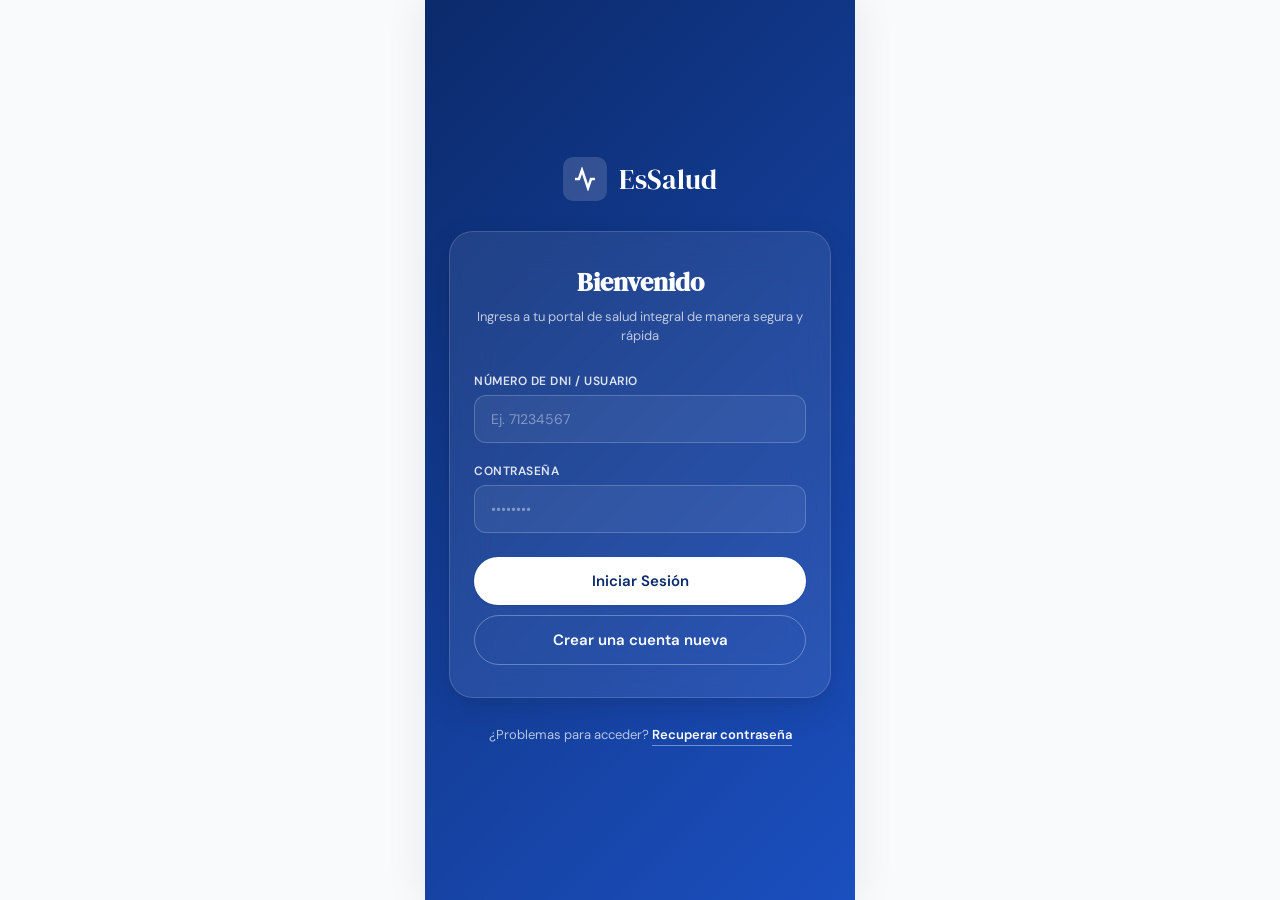
<file: index.html>
<!DOCTYPE html>
<html lang="es">
<head>
  <meta charset="UTF-8">
  <meta name="viewport" content="width=device-width, initial-scale=1.0, maximum-scale=1.0, user-scalable=yes">
  <title>EsSalud · Iniciar Sesión</title>
  <link rel="preconnect" href="https://fonts.googleapis.com">
  <link href="https://fonts.googleapis.com/css2?family=DM+Sans:wght@300;400;500;600;700&family=DM+Serif+Display:ital@0;1&display=swap" rel="stylesheet">
  <link rel="stylesheet" href="style.css">
</head>
<body>

  <div class="auth-container">
    <div class="auth-brand">
      <div class="logo-icon">
        <svg width="24" height="24" viewBox="0 0 24 24" fill="none" stroke="white" stroke-width="2.5">
          <path d="M22 12h-4l-3 9L9 3l-3 9H2"/>
        </svg>
      </div>
      <span class="logo-text">EsSalud</span>
    </div>

    <div class="auth-card">
      <h1 class="auth-title">Bienvenido</h1>
      <p class="auth-subtitle">Ingresa a tu portal de salud integral de manera segura y rápida</p>

      <form id="loginForm" onsubmit="handleLogin(event)">
        <div class="form-group">
          <label for="dni">Número de DNI / Usuario</label>
          <input type="text" id="dni" class="form-control" placeholder="Ej. 71234567" required pattern="^[a-zA-Z0-9]{8,15}$" title="El DNI o usuario debe tener entre 8 y 15 caracteres alfanuméricos">
        </div>

        <div class="form-group" style="margin-bottom: 24px;">
          <label for="password">Contraseña</label>
          <input type="password" id="password" class="form-control" placeholder="••••••••" required minlength="6">
        </div>

        <button type="submit" class="btn btn-primary">Iniciar Sesión</button>
        <a href="register.html" class="btn btn-secondary">Crear una cuenta nueva</a>
      </form>
    </div>

    <div class="auth-footer">
      ¿Problemas para acceder? <a href="recovery.html">Recuperar contraseña</a>
    </div>
  </div>

  <script>
    function handleLogin(event) {
      event.preventDefault();
      // Guardar sesión básica de demostración en localStorage
      localStorage.setItem('currentUser', JSON.stringify({
        name: 'María Alvarado',
        dni: document.getElementById('dni').value,
        avatar: 'MA',
        hospital: 'Hospital Edgardo Rebagliati Martins'
      }));
      
      // Animación suave antes de redirigir
      const card = document.querySelector('.auth-card');
      card.style.opacity = '0';
      card.style.transform = 'translateY(-10px)';
      card.style.transition = 'all 0.3s ease';
      
      setTimeout(() => {
        window.location.href = 'home.html';
      }, 300);
    }
  </script>
</body>
</html>
</file>
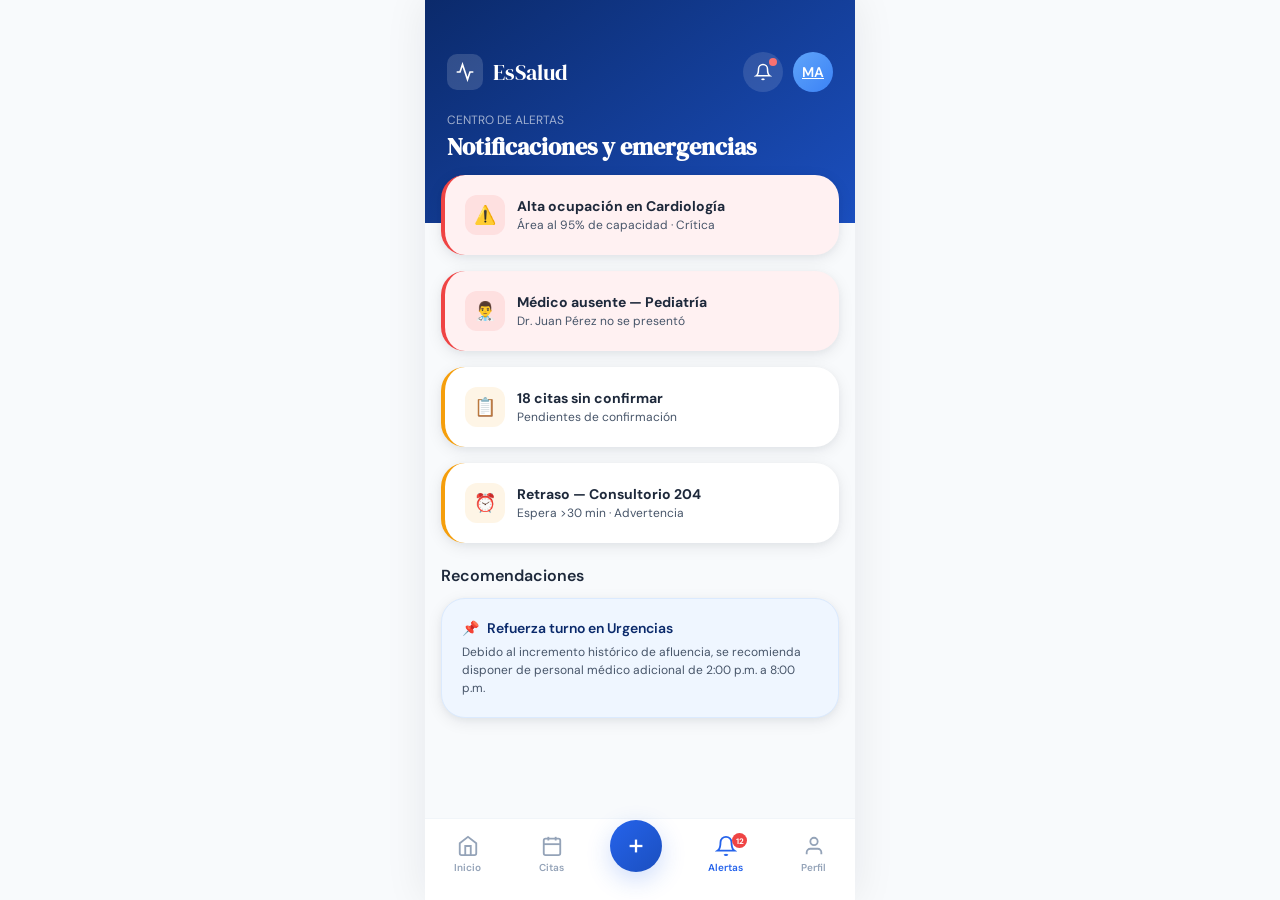
<file: alerts.html>
<!DOCTYPE html>
<html lang="es">
<head>
  <meta charset="UTF-8">
  <meta name="viewport" content="width=device-width, initial-scale=1.0, maximum-scale=1.0, user-scalable=yes">
  <title>EsSalud · Alertas</title>
  <link rel="preconnect" href="https://fonts.googleapis.com">
  <link href="https://fonts.googleapis.com/css2?family=DM+Sans:wght@300;400;500;600;700&family=DM+Serif+Display:ital@0;1&display=swap" rel="stylesheet">
  <link rel="stylesheet" href="style.css">
</head>
<body>

  <header class="header fade-up">
    <div class="header-top">
      <div class="logo-wrap">
        <div class="logo-icon">
          <svg width="20" height="20" viewBox="0 0 24 24" fill="none" stroke="white" stroke-width="2">
            <path d="M22 12h-4l-3 9L9 3l-3 9H2"/>
          </svg>
        </div>
        <span class="logo-text">EsSalud</span>
      </div>
      <div class="header-actions" style="display:flex; gap:10px; align-items:center;">
        <a class="icon-btn" href="alerts.html">
          <svg width="18" height="18" viewBox="0 0 24 24" fill="none" stroke="white" stroke-width="2">
            <path d="M18 8A6 6 0 0 0 6 8c0 7-3 9-3 9h18s-3-2-3-9"/>
            <path d="M13.73 21a2 2 0 0 1-3.46 0"/>
          </svg>
          <span style="position:absolute; top:6px; right:6px; width:8px; height:8px; background:#F87171; border-radius:50%;"></span>
        </a>
        <a class="avatar" href="profile.html" id="userAvatar">MA</a>
      </div>
    </div>
    <div class="header-greeting">
      <p class="greeting-label">Centro de Alertas</p>
      <h1 class="greeting-name">Notificaciones y emergencias</h1>
    </div>
  </header>

  <main class="main">
    <!-- Alertas Activas -->
    <div class="card fade-up delay-1" style="background:#FFF1F2; border-left:4px solid var(--red); cursor:pointer;" onclick="alert('Detalle de alerta: Cardiología reporta una ocupación del 95% en hospitalización.')">
      <div style="display:flex; gap:12px; align-items:center;">
        <div style="background:rgba(239,68,68,0.1); width:40px; height:40px; border-radius:12px; display:flex; align-items:center; justify-content:center; flex-shrink: 0; font-size:18px;">⚠️</div>
        <div>
          <div style="font-weight:700; font-size:14px; color:var(--gray-800);">Alta ocupación en Cardiología</div>
          <div style="font-size:12px; color:var(--gray-600); margin-top:2px;">Área al 95% de capacidad · Crítica</div>
        </div>
      </div>
    </div>

    <div class="card" style="background:#FFF1F2; border-left:4px solid var(--red); cursor:pointer;" onclick="alert('Detalle de alerta: Se reporta la ausencia del Dr. Juan Pérez por motivos de fuerza mayor. Sus citas serán reprogramadas.')">
      <div style="display:flex; gap:12px; align-items:center;">
        <div style="background:rgba(239,68,68,0.1); width:40px; height:40px; border-radius:12px; display:flex; align-items:center; justify-content:center; flex-shrink: 0; font-size:18px;">👨‍⚕️</div>
        <div>
          <div style="font-weight:700; font-size:14px; color:var(--gray-800);">Médico ausente — Pediatría</div>
          <div style="font-size:12px; color:var(--gray-600); margin-top:2px;">Dr. Juan Pérez no se presentó</div>
        </div>
      </div>
    </div>

    <div class="card" style="border-left:4px solid var(--amber); cursor:pointer;" onclick="window.location.href='appointments.html'">
      <div style="display:flex; gap:12px; align-items:center;">
        <div style="background:rgba(245,158,11,0.1); width:40px; height:40px; border-radius:12px; display:flex; align-items:center; justify-content:center; flex-shrink: 0; font-size:18px;">📋</div>
        <div>
          <div style="font-weight:700; font-size:14px; color:var(--gray-800);">18 citas sin confirmar</div>
          <div style="font-size:12px; color:var(--gray-600); margin-top:2px;">Pendientes de confirmación</div>
        </div>
      </div>
    </div>

    <div class="card" style="border-left:4px solid var(--amber); cursor:pointer;" onclick="alert('Detalle de alerta: El consultorio 204 (Medicina Interna) presenta un retraso promedio de 35 minutos en la atención.')">
      <div style="display:flex; gap:12px; align-items:center;">
        <div style="background:rgba(245,158,11,0.1); width:40px; height:40px; border-radius:12px; display:flex; align-items:center; justify-content:center; flex-shrink: 0; font-size:18px;">⏰</div>
        <div>
          <div style="font-weight:700; font-size:14px; color:var(--gray-800);">Retraso — Consultorio 204</div>
          <div style="font-size:12px; color:var(--gray-600); margin-top:2px;">Espera &gt;30 min · Advertencia</div>
        </div>
      </div>
    </div>

    <!-- Recomendaciones -->
    <div class="section-header">
      <span class="section-title">Recomendaciones</span>
    </div>
    <div class="card" style="background:var(--blue-50); border: 1.5px solid var(--blue-100);">
      <div style="font-weight:600; font-size:14px; color:var(--blue-900); display:flex; align-items:center; gap:8px;">
        <span>📌</span> Refuerza turno en Urgencias
      </div>
      <div style="font-size:12px; color:var(--gray-600); line-height:1.5; margin-top:6px;">
        Debido al incremento histórico de afluencia, se recomienda disponer de personal médico adicional de 2:00 p.m. a 8:00 p.m.
      </div>
    </div>
  </main>

  <!-- Bottom Navigation -->
  <nav class="bottom-nav">
    <a href="home.html" class="nav-item">
      <div class="nav-icon-wrap">
        <svg width="22" height="22" viewBox="0 0 24 24" fill="none" stroke="currentColor" stroke-width="2"><path d="M3 9l9-7 9 7v11a2 2 0 0 1-2 2H5a2 2 0 0 1-2-2z"/><polyline points="9 22 9 12 15 12 15 22"/></svg>
      </div>
      <span class="nav-label">Inicio</span>
    </a>
    <a href="appointments.html" class="nav-item">
      <div class="nav-icon-wrap">
        <svg width="22" height="22" viewBox="0 0 24 24" fill="none" stroke="currentColor" stroke-width="2"><rect x="3" y="4" width="18" height="18" rx="2"/><line x1="16" y1="2" x2="16" y2="6"/><line x1="8" y1="2" x2="8" y2="6"/><line x1="3" y1="10" x2="21" y2="10"/></svg>
      </div>
      <span class="nav-label">Citas</span>
    </a>
    <a href="new_appointment.html" class="nav-center-btn">
      <svg width="22" height="22" viewBox="0 0 24 24" fill="none" stroke="white" stroke-width="2.5"><line x1="12" y1="5" x2="12" y2="19"/><line x1="5" y1="12" x2="19" y2="12"/></svg>
    </a>
    <a href="alerts.html" class="nav-item active" style="position:relative">
      <div class="nav-icon-wrap">
        <svg width="22" height="22" viewBox="0 0 24 24" fill="none" stroke="currentColor" stroke-width="2"><path d="M18 8A6 6 0 0 0 6 8c0 7-3 9-3 9h18s-3-2-3-9"/><path d="M13.73 21a2 2 0 0 1-3.46 0"/></svg>
      </div>
      <span class="nav-badge">12</span>
      <span class="nav-label">Alertas</span>
    </a>
    <a href="profile.html" class="nav-item">
      <div class="nav-icon-wrap">
        <svg width="22" height="22" viewBox="0 0 24 24" fill="none" stroke="currentColor" stroke-width="2"><path d="M20 21v-2a4 4 0 0 0-4-4H8a4 4 0 0 0-4 4v2"/><circle cx="12" cy="7" r="4"/></svg>
      </div>
      <span class="nav-label">Perfil</span>
    </a>
  </nav>

  <script>
    // Configurar avatar de cabecera
    const user = JSON.parse(localStorage.getItem('currentUser'));
    if (user && user.name) {
      const initials = user.name.split(' ').map(n => n[0]).join('').slice(0, 2).toUpperCase();
      document.getElementById('userAvatar').textContent = initials;
    }
  </script>
</body>
</html>
</file>
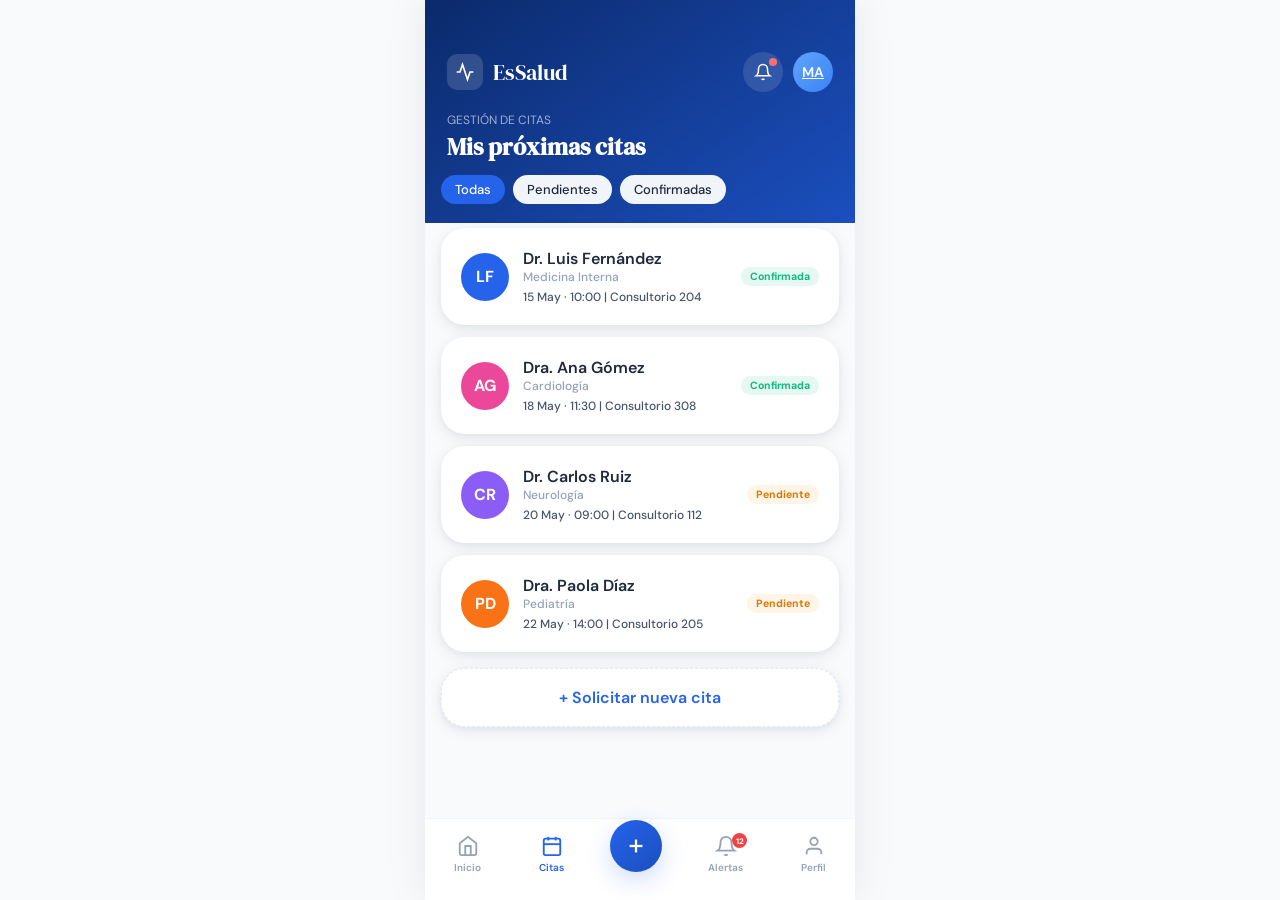
<file: appointments.html>
<!DOCTYPE html>
<html lang="es">
<head>
  <meta charset="UTF-8">
  <meta name="viewport" content="width=device-width, initial-scale=1.0, maximum-scale=1.0, user-scalable=yes">
  <title>EsSalud · Citas</title>
  <link rel="preconnect" href="https://fonts.googleapis.com">
  <link href="https://fonts.googleapis.com/css2?family=DM+Sans:wght@300;400;500;600;700&family=DM+Serif+Display:ital@0;1&display=swap" rel="stylesheet">
  <link rel="stylesheet" href="style.css">
</head>
<body>

  <header class="header fade-up">
    <div class="header-top">
      <div class="logo-wrap">
        <div class="logo-icon">
          <svg width="20" height="20" viewBox="0 0 24 24" fill="none" stroke="white" stroke-width="2">
            <path d="M22 12h-4l-3 9L9 3l-3 9H2"/>
          </svg>
        </div>
        <span class="logo-text">EsSalud</span>
      </div>
      <div class="header-actions" style="display:flex; gap:10px; align-items:center;">
        <a class="icon-btn" href="alerts.html">
          <svg width="18" height="18" viewBox="0 0 24 24" fill="none" stroke="white" stroke-width="2">
            <path d="M18 8A6 6 0 0 0 6 8c0 7-3 9-3 9h18s-3-2-3-9"/>
            <path d="M13.73 21a2 2 0 0 1-3.46 0"/>
          </svg>
          <span style="position:absolute; top:6px; right:6px; width:8px; height:8px; background:#F87171; border-radius:50%;"></span>
        </a>
        <a class="avatar" href="profile.html" id="userAvatar">MA</a>
      </div>
    </div>
    <div class="header-greeting">
      <p class="greeting-label">Gestión de Citas</p>
      <h1 class="greeting-name">Mis próximas citas</h1>
    </div>
  </header>

  <main class="main">
    <!-- Filter Chips -->
    <div style="display: flex; gap: 8px; margin-bottom: 20px; overflow-x: auto; padding-bottom: 4px; scrollbar-width: none;">
      <span class="filter-chip active" id="chip-all" onclick="filterAppointments('all')">Todas</span>
      <span class="filter-chip" id="chip-pending" onclick="filterAppointments('pendiente')">Pendientes</span>
      <span class="filter-chip" id="chip-confirmed" onclick="filterAppointments('confirmada')">Confirmadas</span>
    </div>

    <!-- Appointments list container -->
    <div id="appointments-list">
      <!-- Las citas se renderizan dinámicamente -->
    </div>

    <a href="new_appointment.html" class="card" style="text-align:center; margin-top:16px; font-weight: 600; color: var(--blue-600); display: block; text-decoration: none; border: 1.5px dashed var(--blue-100); padding: 18px;">
      + Solicitar nueva cita
    </a>
  </main>

  <!-- Bottom Navigation -->
  <nav class="bottom-nav">
    <a href="home.html" class="nav-item">
      <div class="nav-icon-wrap">
        <svg width="22" height="22" viewBox="0 0 24 24" fill="none" stroke="currentColor" stroke-width="2"><path d="M3 9l9-7 9 7v11a2 2 0 0 1-2 2H5a2 2 0 0 1-2-2z"/><polyline points="9 22 9 12 15 12 15 22"/></svg>
      </div>
      <span class="nav-label">Inicio</span>
    </a>
    <a href="appointments.html" class="nav-item active">
      <div class="nav-icon-wrap">
        <svg width="22" height="22" viewBox="0 0 24 24" fill="none" stroke="currentColor" stroke-width="2"><rect x="3" y="4" width="18" height="18" rx="2"/><line x1="16" y1="2" x2="16" y2="6"/><line x1="8" y1="2" x2="8" y2="6"/><line x1="3" y1="10" x2="21" y2="10"/></svg>
      </div>
      <span class="nav-label">Citas</span>
    </a>
    <a href="new_appointment.html" class="nav-center-btn">
      <svg width="22" height="22" viewBox="0 0 24 24" fill="none" stroke="white" stroke-width="2.5"><line x1="12" y1="5" x2="12" y2="19"/><line x1="5" y1="12" x2="19" y2="12"/></svg>
    </a>
    <a href="alerts.html" class="nav-item" style="position:relative">
      <div class="nav-icon-wrap">
        <svg width="22" height="22" viewBox="0 0 24 24" fill="none" stroke="currentColor" stroke-width="2"><path d="M18 8A6 6 0 0 0 6 8c0 7-3 9-3 9h18s-3-2-3-9"/><path d="M13.73 21a2 2 0 0 1-3.46 0"/></svg>
      </div>
      <span class="nav-badge">12</span>
      <span class="nav-label">Alertas</span>
    </a>
    <a href="profile.html" class="nav-item">
      <div class="nav-icon-wrap">
        <svg width="22" height="22" viewBox="0 0 24 24" fill="none" stroke="currentColor" stroke-width="2"><path d="M20 21v-2a4 4 0 0 0-4-4H8a4 4 0 0 0-4 4v2"/><circle cx="12" cy="7" r="4"/></svg>
      </div>
      <span class="nav-label">Perfil</span>
    </a>
  </nav>

  <script>
    // Configurar avatar de cabecera
    const user = JSON.parse(localStorage.getItem('currentUser'));
    if (user && user.name) {
      const initials = user.name.split(' ').map(n => n[0]).join('').slice(0, 2).toUpperCase();
      document.getElementById('userAvatar').textContent = initials;
    }

    // Inicializar citas en localStorage si no existen
    let citasData = JSON.parse(localStorage.getItem('citasData'));
    if (!citasData) {
      citasData = [
        { id:1, doctor:"Dr. Luis Fernández", especialidad:"Medicina Interna", fecha:"2026-05-15", hora:"10:00", estado:"confirmada", consultorio:"204", avatar:"LF", color:"#2563EB" },
        { id:2, doctor:"Dra. Ana Gómez", especialidad:"Cardiología", fecha:"2026-05-18", hora:"11:30", estado:"confirmada", consultorio:"308", avatar:"AG", color:"#EC4899" },
        { id:3, doctor:"Dr. Carlos Ruiz", especialidad:"Neurología", fecha:"2026-05-20", hora:"09:00", estado:"pendiente", consultorio:"112", avatar:"CR", color:"#8B5CF6" },
        { id:4, doctor:"Dra. Paola Díaz", especialidad:"Pediatría", fecha:"2026-05-22", hora:"14:00", estado:"pendiente", consultorio:"205", avatar:"PD", color:"#F97316" }
      ];
      localStorage.setItem('citasData', JSON.stringify(citasData));
    }

    // Formatear fechas para mostrar, ej. "2026-05-15" a "15 May"
    function formatFecha(fechaStr) {
      if (fechaStr.includes('-')) {
        const parts = fechaStr.split('-');
        if (parts.length === 3) {
          const meses = ["Ene", "Feb", "Mar", "Abr", "May", "Jun", "Jul", "Ago", "Set", "Oct", "Nov", "Dic"];
          const dia = parseInt(parts[2]);
          const mesIndex = parseInt(parts[1]) - 1;
          return `${dia} ${meses[mesIndex] || 'May'}`;
        }
      }
      return fechaStr;
    }

    // Renderizar la lista
    function renderAppointmentsList(filter = 'all') {
      const filtered = filter === 'all' ? citasData : citasData.filter(c => c.estado === filter);
      const container = document.getElementById('appointments-list');
      if(!container) return;
      
      if (filtered.length === 0) {
        container.innerHTML = `
          <div class="card" style="text-align:center; padding:30px; color:var(--gray-400);">
            <div style="font-size:36px; margin-bottom:12px;">📅</div>
            <p style="font-size:14px; font-weight:500;">No tienes citas ${filter === 'pendiente' ? 'pendientes' : 'confirmadas'} en este momento.</p>
          </div>
        `;
        return;
      }

      container.innerHTML = filtered.map(c => `
        <div class="card" style="margin-bottom:12px; animation: fadeUp 0.3s ease both;">
          <div style="display:flex; gap:14px; align-items:center;">
            <div class="doctor-avatar-sm" style="background:${c.color || '#3B82F6'};">${c.avatar || 'DM'}</div>
            <div style="flex:1;">
              <div style="font-weight:600;">${c.doctor}</div>
              <div style="font-size:12px; color:var(--gray-400); font-weight: 500;">${c.especialidad}</div>
              <div style="font-size:12px; margin-top:4px; font-weight: 500; color: var(--gray-600);">
                ${formatFecha(c.fecha)} · ${c.hora} | Consultorio ${c.consultorio}
              </div>
            </div>
            <span class="badge ${c.estado === 'confirmada' ? 'badge--green' : 'badge--amber'}">
              ${c.estado === 'confirmada' ? 'Confirmada' : 'Pendiente'}
            </span>
          </div>
        </div>
      `).join('');
    }

    // Activar filtros al hacer click
    window.filterAppointments = (filter) => {
      renderAppointmentsList(filter);
      
      // Actualizar estilo activo de los chips
      document.querySelectorAll('.filter-chip').forEach(chip => chip.classList.remove('active'));
      if (filter === 'all') document.getElementById('chip-all').classList.add('active');
      else if (filter === 'pendiente') document.getElementById('chip-pending').classList.add('active');
      else if (filter === 'confirmada') document.getElementById('chip-confirmed').classList.add('active');
    };

    // Renderizado inicial
    renderAppointmentsList('all');
  </script>
</body>
</html>
</file>
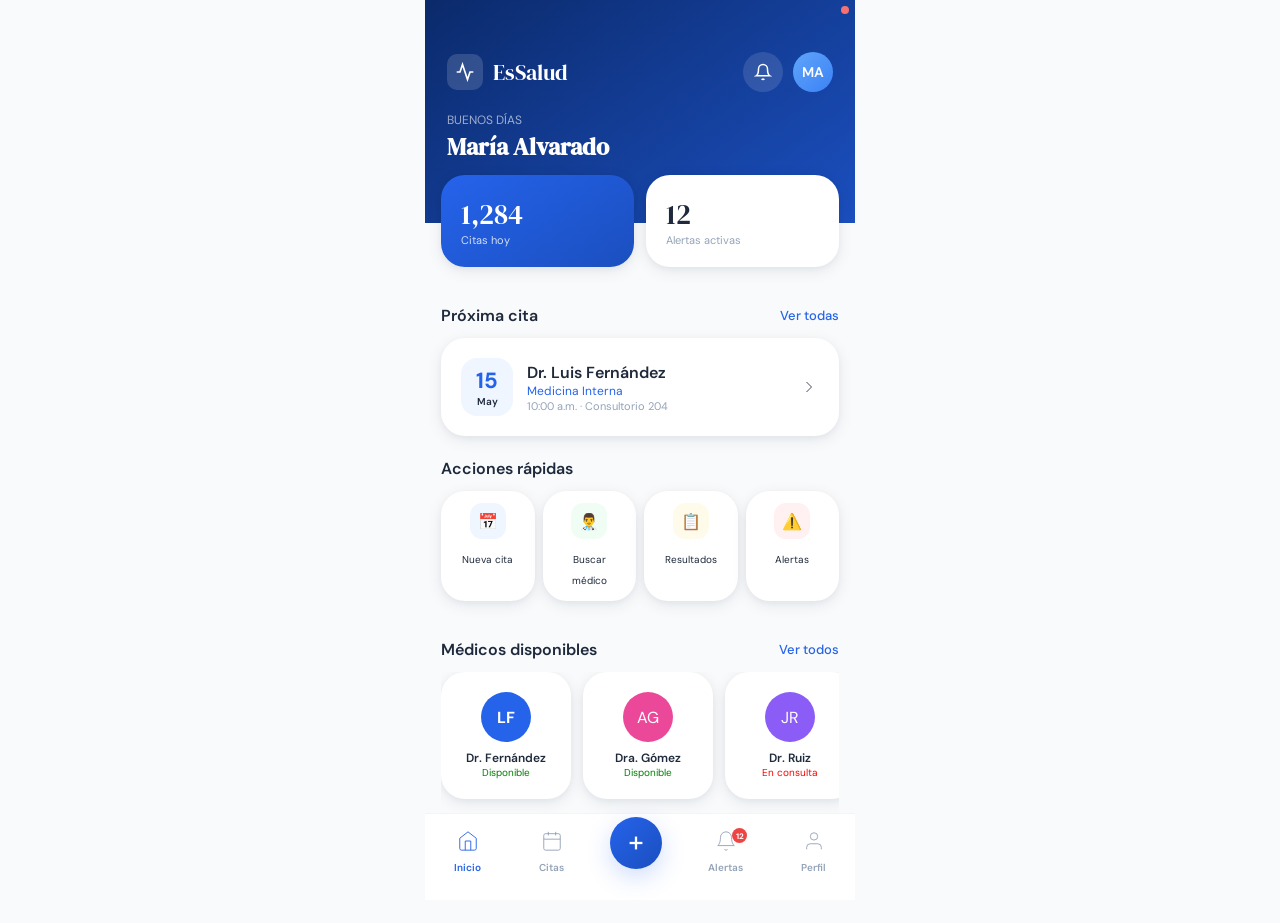
<file: deepseek_html_20260521_e91b36.html>
<!DOCTYPE html>
<html lang="es">
<head>
<meta charset="UTF-8">
<meta name="viewport" content="width=device-width, initial-scale=1.0, maximum-scale=1.0, user-scalable=yes">
<title>EsSalud · Sistema Integral</title>
<link rel="preconnect" href="https://fonts.googleapis.com">
<link href="https://fonts.googleapis.com/css2?family=DM+Sans:wght@300;400;500;600;700&family=DM+Serif+Display:ital@0;1&display=swap" rel="stylesheet">
<style>
/* ===== TOKENS & RESET (mismo sistema que dashboard original) ===== */
:root {
  --blue-900: #0B2A6B;
  --blue-700: #1B4FBF;
  --blue-600: #2563EB;
  --blue-500: #3B82F6;
  --blue-100: #DBEAFE;
  --blue-50:  #EFF6FF;
  --teal:     #0D9488;
  --amber:    #F59E0B;
  --red:      #EF4444;
  --green:    #10B981;
  --white:    #FFFFFF;
  --gray-50:  #F8FAFC;
  --gray-100: #F1F5F9;
  --gray-200: #E2E8F0;
  --gray-400: #94A3B8;
  --gray-600: #475569;
  --gray-800: #1E293B;
  --radius-sm: 12px;
  --radius-md: 18px;
  --radius-lg: 24px;
  --shadow-sm: 0 1px 3px rgba(15,23,42,0.06), 0 1px 2px rgba(15,23,42,0.04);
  --shadow-md: 0 4px 16px rgba(15,23,42,0.08), 0 2px 6px rgba(15,23,42,0.04);
  --shadow-lg: 0 12px 32px rgba(15,23,42,0.12), 0 4px 12px rgba(15,23,42,0.06);
  --shadow-blue: 0 8px 24px rgba(37,99,235,0.22);
  --font-body: 'DM Sans', sans-serif;
  --font-display: 'DM Serif Display', serif;
}

* { box-sizing: border-box; margin: 0; padding: 0; }
body {
  font-family: var(--font-body);
  background: var(--gray-50);
  color: var(--gray-800);
  min-height: 100vh;
  max-width: 430px;
  margin: 0 auto;
  position: relative;
  overflow-x: hidden;
}

/* ===== ANIMACIONES ===== */
@keyframes fadeUp { from { opacity: 0; transform: translateY(18px); } to { opacity: 1; transform: translateY(0); } }
@keyframes pulse-dot { 0%,100% { opacity: 1; transform: scale(1); } 50% { opacity: 0.5; transform: scale(1.3); } }
.fade-up { animation: fadeUp 0.4s ease both; }
.delay-1 { animation-delay: 0.05s; }

/* ===== HEADER (dinámico) ===== */
.header {
  background: linear-gradient(145deg, var(--blue-900) 0%, var(--blue-700) 100%);
  padding: 52px 22px 60px;
  position: relative;
}
.header-top {
  display: flex;
  align-items: center;
  justify-content: space-between;
  margin-bottom: 20px;
}
.logo-wrap { display: flex; align-items: center; gap: 10px; }
.logo-icon {
  width: 36px; height: 36px;
  background: rgba(255,255,255,0.15);
  border-radius: 10px;
  display: flex;
  align-items: center;
  justify-content: center;
}
.logo-text {
  font-family: var(--font-display);
  font-size: 22px;
  color: var(--white);
}
.icon-btn {
  width: 40px; height: 40px;
  border-radius: 50%;
  background: rgba(255,255,255,0.12);
  border: none;
  cursor: pointer;
  display: flex;
  align-items: center;
  justify-content: center;
}
.avatar {
  width: 40px; height: 40px;
  border-radius: 50%;
  background: linear-gradient(135deg, #60A5FA, #3B82F6);
  display: flex;
  align-items: center;
  justify-content: center;
  font-size: 14px;
  font-weight: 600;
  color: white;
  cursor: pointer;
}
.header-greeting { position: relative; z-index: 1; }
.greeting-label { font-size: 12px; color: rgba(255,255,255,0.6); text-transform: uppercase; }
.greeting-name { font-family: var(--font-display); font-size: 24px; color: var(--white); margin-top: 2px; }

/* ===== MAIN CONTENT ===== */
.main {
  padding: 0 16px 100px;
  margin-top: -48px;
  position: relative;
  z-index: 2;
}
.section-header {
  display: flex;
  align-items: center;
  justify-content: space-between;
  margin: 22px 0 12px;
}
.section-title { font-size: 16px; font-weight: 600; color: var(--gray-800); }
.section-link { font-size: 13px; color: var(--blue-600); font-weight: 500; cursor: pointer; }
.card {
  background: var(--white);
  border-radius: var(--radius-lg);
  padding: 20px;
  box-shadow: var(--shadow-md);
  margin-bottom: 16px;
}

/* ===== BOTTOM NAV ===== */
.bottom-nav {
  position: fixed;
  bottom: 0; left: 50%;
  transform: translateX(-50%);
  width: 100%;
  max-width: 430px;
  background: rgba(255,255,255,0.96);
  backdrop-filter: blur(16px);
  border-top: 1px solid var(--gray-100);
  display: flex;
  align-items: center;
  justify-content: space-around;
  padding: 10px 0 20px;
  z-index: 100;
}
.nav-item {
  display: flex;
  flex-direction: column;
  align-items: center;
  gap: 4px;
  cursor: pointer;
  padding: 6px 12px;
  border-radius: 14px;
}
.nav-item.active .nav-label { color: var(--blue-600); }
.nav-item.active .nav-icon-wrap { color: var(--blue-600); }
.nav-icon-wrap { color: var(--gray-400); }
.nav-label { font-size: 10px; font-weight: 600; color: var(--gray-400); }
.nav-center-btn {
  width: 52px; height: 52px;
  background: linear-gradient(135deg, var(--blue-600), var(--blue-700));
  border-radius: 50%;
  display: flex;
  align-items: center;
  justify-content: center;
  box-shadow: var(--shadow-blue);
  cursor: pointer;
  margin-top: -18px;
}
.nav-badge {
  position: absolute;
  top: 4px; right: 8px;
  background: var(--red);
  color: white;
  font-size: 8px;
  font-weight: 700;
  min-width: 15px;
  height: 15px;
  border-radius: 8px;
  display: flex;
  align-items: center;
  justify-content: center;
}

/* ===== COMPONENTES REUTILIZABLES ===== */
.filter-chip {
  background: var(--gray-100);
  padding: 6px 14px;
  border-radius: 30px;
  font-size: 13px;
  font-weight: 500;
  cursor: pointer;
}
.filter-chip.active { background: var(--blue-600); color: white; }
.appointment-item {
  display: flex;
  align-items: center;
  gap: 14px;
  padding: 14px 0;
  border-bottom: 1px solid var(--gray-100);
}
.doctor-avatar-sm {
  width: 48px; height: 48px;
  border-radius: 50%;
  display: flex;
  align-items: center;
  justify-content: center;
  font-weight: 700;
  color: white;
  flex-shrink: 0;
}
.badge {
  padding: 3px 9px;
  border-radius: 20px;
  font-size: 10.5px;
  font-weight: 700;
}
.badge--green { background: rgba(16,185,129,0.1); color: var(--green); }
.badge--red { background: rgba(239,68,68,0.1); color: var(--red); }
.badge--amber { background: rgba(245,158,11,0.1); color: #D97706; }
.badge--blue { background: var(--blue-50); color: var(--blue-600); }
.kpi-mini {
  background: var(--gray-50);
  border-radius: var(--radius-md);
  padding: 12px;
  text-align: center;
}
</style>
</head>
<body>

<div id="app">
  <!-- El contenido se renderiza dinámicamente según la vista activa -->
</div>

<script>
// ========== ESTADO DE NAVEGACIÓN ==========
let currentView = 'dashboard'; // dashboard, appointments, alerts, newAppointment, searchDoctor, profile

// ========== HELPER: RENDERIZAR HEADER DINÁMICO ==========
function renderHeader(title, subtitle) {
  return `
    <header class="header fade-up">
      <div class="header-top">
        <div class="logo-wrap">
          <div class="logo-icon">
            <svg width="20" height="20" viewBox="0 0 24 24" fill="none" stroke="white" stroke-width="2">
              <path d="M22 12h-4l-3 9L9 3l-3 9H2"/>
            </svg>
          </div>
          <span class="logo-text">EsSalud</span>
        </div>
        <div class="header-actions" style="display:flex; gap:10px;">
          <button class="icon-btn" onclick="navigateTo('alerts')">
            <svg width="18" height="18" viewBox="0 0 24 24" fill="none" stroke="white" stroke-width="2">
              <path d="M18 8A6 6 0 0 0 6 8c0 7-3 9-3 9h18s-3-2-3-9"/>
              <path d="M13.73 21a2 2 0 0 1-3.46 0"/>
            </svg>
            <span class="notif-badge" style="position:absolute; top:6px; right:6px; width:8px; height:8px; background:#F87171; border-radius:50%;"></span>
          </button>
          <div class="avatar" onclick="navigateTo('profile')">MA</div>
        </div>
      </div>
      <div class="header-greeting">
        <p class="greeting-label">${title}</p>
        <h1 class="greeting-name">${subtitle}</h1>
      </div>
    </header>
  `;
}

// ========== VISTA DASHBOARD (original adaptada) ==========
function renderDashboard() {
  return `
    ${renderHeader('Buenos días', 'María Alvarado')}
    <main class="main">
      <!-- KPIs (simplificados) -->
      <div class="fade-up delay-1" style="display: grid; grid-template-columns: 1fr 1fr; gap: 12px; margin-bottom: 16px;">
        <div class="card" style="background:linear-gradient(145deg, var(--blue-600), var(--blue-700)); color:white;" onclick="navigateTo('appointments')">
          <div style="font-size: 28px; font-family: var(--font-display);">1,284</div>
          <div style="font-size: 11px; opacity:0.8;">Citas hoy</div>
        </div>
        <div class="card" onclick="navigateTo('alerts')">
          <div style="font-size: 28px; font-family: var(--font-display);">12</div>
          <div style="font-size: 11px; color:var(--gray-400);">Alertas activas</div>
        </div>
      </div>
      
      <!-- Próxima cita -->
      <div class="section-header"><span class="section-title">Próxima cita</span><span class="section-link" onclick="navigateTo('appointments')">Ver todas</span></div>
      <div class="card" onclick="navigateTo('appointments')" style="display:flex; align-items:center; gap:14px;">
        <div style="background:var(--blue-50); border-radius:16px; width:52px; height:58px; display:flex; flex-direction:column; align-items:center; justify-content:center;">
          <span style="font-size:22px; font-weight:700; color:var(--blue-600);">15</span>
          <span style="font-size:10px; font-weight:600;">May</span>
        </div>
        <div style="flex:1;">
          <div style="font-weight:600;">Dr. Luis Fernández</div>
          <div style="font-size:12px; color:var(--blue-600);">Medicina Interna</div>
          <div style="font-size:11px; color:var(--gray-400);">10:00 a.m. · Consultorio 204</div>
        </div>
        <svg width="20" height="20" viewBox="0 0 24 24" fill="none" stroke="currentColor"><polyline points="9 18 15 12 9 6"/></svg>
      </div>
      
      <!-- Acciones rápidas -->
      <div class="section-header"><span class="section-title">Acciones rápidas</span></div>
      <div style="display: grid; grid-template-columns: repeat(4,1fr); gap: 8px; margin-bottom: 20px;">
        <div class="card" style="padding:12px; text-align:center; cursor:pointer;" onclick="navigateTo('newAppointment')"><div style="background:#EFF6FF; width:36px; height:36px; margin:0 auto 8px; border-radius:12px; display:flex; align-items:center; justify-content:center;">📅</div><span style="font-size:10px;">Nueva cita</span></div>
        <div class="card" style="padding:12px; text-align:center; cursor:pointer;" onclick="navigateTo('searchDoctor')"><div style="background:#F0FDF4; width:36px; height:36px; margin:0 auto 8px; border-radius:12px; display:flex; align-items:center; justify-content:center;">👨‍⚕️</div><span style="font-size:10px;">Buscar médico</span></div>
        <div class="card" style="padding:12px; text-align:center; cursor:pointer;" onclick="navigateTo('appointments')"><div style="background:#FFFBEB; width:36px; height:36px; margin:0 auto 8px; border-radius:12px; display:flex; align-items:center; justify-content:center;">📋</div><span style="font-size:10px;">Resultados</span></div>
        <div class="card" style="padding:12px; text-align:center; cursor:pointer;" onclick="navigateTo('alerts')"><div style="background:#FFF1F2; width:36px; height:36px; margin:0 auto 8px; border-radius:12px; display:flex; align-items:center; justify-content:center;">⚠️</div><span style="font-size:10px;">Alertas</span></div>
      </div>
      
      <!-- Médicos disponibles -->
      <div class="section-header"><span class="section-title">Médicos disponibles</span><span class="section-link" onclick="navigateTo('searchDoctor')">Ver todos</span></div>
      <div style="display: flex; gap: 12px; overflow-x: auto; padding-bottom: 8px;">
        <div class="card" style="min-width:130px; text-align:center; cursor:pointer;" onclick="navigateTo('searchDoctor')"><div style="width:50px; height:50px; background:#2563EB; border-radius:50%; margin:0 auto 8px; display:flex; align-items:center; justify-content:center; color:white; font-weight:700;">LF</div><div style="font-weight:600; font-size:12px;">Dr. Fernández</div><div style="font-size:10px; color:green;">Disponible</div></div>
        <div class="card" style="min-width:130px; text-align:center; cursor:pointer;" onclick="navigateTo('searchDoctor')"><div style="width:50px; height:50px; background:#EC4899; border-radius:50%; margin:0 auto 8px; display:flex; align-items:center; justify-content:center; color:white;">AG</div><div style="font-weight:600; font-size:12px;">Dra. Gómez</div><div style="font-size:10px; color:green;">Disponible</div></div>
        <div class="card" style="min-width:130px; text-align:center;" onclick="navigateTo('searchDoctor')"><div style="width:50px; height:50px; background:#8B5CF6; border-radius:50%; margin:0 auto 8px; display:flex; align-items:center; justify-content:center; color:white;">JR</div><div style="font-weight:600; font-size:12px;">Dr. Ruiz</div><div style="font-size:10px; color:red;">En consulta</div></div>
      </div>
    </main>
  `;
}

// ========== VISTA CITAS ==========
function renderAppointments() {
  return `
    ${renderHeader('Gestión de Citas', 'Mis próximas citas')}
    <main class="main">
      <div style="display: flex; gap: 8px; margin-bottom: 20px; overflow-x: auto;">
        <span class="filter-chip active" onclick="filterAppointments('all')">Todas</span>
        <span class="filter-chip" onclick="filterAppointments('pending')">Pendientes</span>
        <span class="filter-chip" onclick="filterAppointments('confirmed')">Confirmadas</span>
      </div>
      <div id="appointments-list">
        <!-- Las citas se renderizan dinámicamente -->
      </div>
      <div class="card" style="text-align:center; margin-top:16px; cursor:pointer;" onclick="navigateTo('newAppointment')">
        + Solicitar nueva cita
      </div>
    </main>
  `;
}

const citasData = [
  { id:1, doctor:"Dr. Luis Fernández", especialidad:"Medicina Interna", fecha:"15 Mayo", hora:"10:00", estado:"confirmada", consultorio:"204", avatar:"LF", color:"#2563EB" },
  { id:2, doctor:"Dra. Ana Gómez", especialidad:"Cardiología", fecha:"18 Mayo", hora:"11:30", estado:"confirmada", consultorio:"308", avatar:"AG", color:"#EC4899" },
  { id:3, doctor:"Dr. Carlos Ruiz", especialidad:"Neurología", fecha:"20 Mayo", hora:"09:00", estado:"pendiente", consultorio:"112", avatar:"CR", color:"#8B5CF6" },
  { id:4, doctor:"Dra. Paola Díaz", especialidad:"Pediatría", fecha:"22 Mayo", hora:"14:00", estado:"pendiente", consultorio:"205", avatar:"PD", color:"#F97316" }
];

function renderAppointmentsList(filter = 'all') {
  const filtered = filter === 'all' ? citasData : citasData.filter(c => c.estado === filter);
  const container = document.getElementById('appointments-list');
  if(!container) return;
  container.innerHTML = filtered.map(c => `
    <div class="card" style="margin-bottom:12px; cursor:pointer;" onclick="navigateTo('appointments')">
      <div style="display:flex; gap:14px; align-items:center;">
        <div class="doctor-avatar-sm" style="background:${c.color};">${c.avatar}</div>
        <div style="flex:1;">
          <div style="font-weight:600;">${c.doctor}</div>
          <div style="font-size:12px; color:var(--gray-400);">${c.especialidad}</div>
          <div style="font-size:12px; margin-top:4px;">${c.fecha} · ${c.hora} | Consultorio ${c.consultorio}</div>
        </div>
        <span class="badge ${c.estado === 'confirmada' ? 'badge--green' : 'badge--amber'}">${c.estado === 'confirmada' ? 'Confirmada' : 'Pendiente'}</span>
      </div>
    </div>
  `).join('');
}

window.filterAppointments = (filter) => {
  renderAppointmentsList(filter);
  document.querySelectorAll('.filter-chip').forEach((chip, idx) => {
    if((filter === 'all' && idx===0) || (filter === 'pending' && idx===1) || (filter === 'confirmed' && idx===2)) chip.classList.add('active');
    else chip.classList.remove('active');
  });
};

// ========== VISTA ALERTAS ==========
function renderAlerts() {
  return `
    ${renderHeader('Centro de Alertas', 'Notificaciones y emergencias')}
    <main class="main">
      <div class="card" style="background:#FFF1F2; border-left:4px solid var(--red);" onclick="navigateTo('alerts')">
        <div style="display:flex; gap:12px; align-items:center;">
          <div style="background:rgba(239,68,68,0.1); width:40px; height:40px; border-radius:12px; display:flex; align-items:center; justify-content:center;">⚠️</div>
          <div><div style="font-weight:700;">Alta ocupación en Cardiología</div><div style="font-size:12px;">Área al 95% de capacidad · Crítica</div></div>
        </div>
      </div>
      <div class="card" style="background:#FFF1F2;" onclick="navigateTo('alerts')">
        <div style="display:flex; gap:12px;"><div style="background:rgba(239,68,68,0.1); width:40px; height:40px; border-radius:12px; display:flex; align-items:center; justify-content:center;">👨‍⚕️</div><div><div style="font-weight:700;">Médico ausente — Pediatría</div><div style="font-size:12px;">Dr. Juan Pérez no se presentó</div></div></div>
      </div>
      <div class="card" onclick="navigateTo('alerts')">
        <div style="display:flex; gap:12px;"><div style="background:rgba(245,158,11,0.1); width:40px; height:40px; border-radius:12px; display:flex; align-items:center; justify-content:center;">📋</div><div><div style="font-weight:700;">18 citas sin confirmar</div><div style="font-size:12px;">Pendientes de confirmación</div></div></div>
      </div>
      <div class="card" onclick="navigateTo('alerts')">
        <div style="display:flex; gap:12px;"><div style="background:rgba(245,158,11,0.1); width:40px; height:40px; border-radius:12px; display:flex; align-items:center; justify-content:center;">⏰</div><div><div style="font-weight:700;">Retraso — Consultorio 204</div><div style="font-size:12px;">Espera >30 min · Advertencia</div></div></div>
      </div>
      <div class="section-header"><span class="section-title">Recomendaciones</span></div>
      <div class="card" style="background:var(--blue-50);"><div style="font-weight:600;">📌 Refuerza turno en Urgencias</div><div style="font-size:12px;">Se recomienda personal adicional de 2pm a 8pm.</div></div>
    </main>
  `;
}

// ========== VISTA NUEVA CITA ==========
function renderNewAppointment() {
  return `
    ${renderHeader('Agendar cita', 'Nueva solicitud')}
    <main class="main">
      <div class="card">
        <div style="margin-bottom:16px;"><label style="font-weight:600;">Especialidad</label>
          <select id="specialty" style="width:100%; padding:12px; border-radius:16px; border:1px solid var(--gray-200); margin-top:6px;">
            <option>Medicina Interna</option><option>Cardiología</option><option>Neurología</option><option>Pediatría</option>
          </select>
        </div>
        <div style="margin-bottom:16px;"><label style="font-weight:600;">Médico</label>
          <select id="doctorSelect" style="width:100%; padding:12px; border-radius:16px; border:1px solid var(--gray-200); margin-top:6px;">
            <option>Dr. Luis Fernández</option><option>Dra. Ana Gómez</option><option>Dr. Carlos Ruiz</option>
          </select>
        </div>
        <div style="margin-bottom:16px;"><label style="font-weight:600;">Fecha</label><input type="date" id="apptDate" style="width:100%; padding:12px; border-radius:16px; border:1px solid var(--gray-200); margin-top:6px;"></div>
        <div style="margin-bottom:16px;"><label style="font-weight:600;">Hora</label><input type="time" id="apptTime" style="width:100%; padding:12px; border-radius:16px; border:1px solid var(--gray-200); margin-top:6px;"></div>
        <button onclick="confirmNewAppointment()" style="background:var(--blue-600); color:white; border:none; padding:14px; border-radius:30px; width:100%; font-weight:600; cursor:pointer;">Solicitar cita</button>
      </div>
    </main>
  `;
}
window.confirmNewAppointment = () => {
  alert("✅ Cita solicitada correctamente. Recibirás confirmación en breve.");
  navigateTo('appointments');
};

// ========== VISTA BUSCAR MÉDICO ==========
function renderSearchDoctor() {
  return `
    ${renderHeader('Directorio médico', 'Especialistas disponibles')}
    <main class="main">
      <div class="card" style="margin-bottom:16px;"><input type="text" placeholder="Buscar por nombre o especialidad..." style="width:100%; padding:12px; border-radius:30px; border:1px solid var(--gray-200);"></div>
      <div id="doctorsList">
        ${[
          {name:"Dr. Luis Fernández", spec:"Medicina Interna", rating:"4.9", status:"Disponible", badge:"green", avatar:"LF", color:"#2563EB"},
          {name:"Dra. Ana Gómez", spec:"Cardiología", rating:"4.8", status:"Disponible", badge:"green", avatar:"AG", color:"#EC4899"},
          {name:"Dr. Carlos Ruiz", spec:"Neurología", rating:"4.7", status:"En consulta", badge:"red", avatar:"CR", color:"#8B5CF6"},
          {name:"Dra. Paola Díaz", spec:"Pediatría", rating:"4.9", status:"Ausente", badge:"amber", avatar:"PD", color:"#F97316"},
          {name:"Dr. Miguel Herrera", spec:"Traumatología", rating:"4.6", status:"Disponible", badge:"green", avatar:"MH", color:"#0D9488"}
        ].map(doc => `
          <div class="card" style="margin-bottom:12px; cursor:pointer;" onclick="navigateTo('newAppointment')">
            <div style="display:flex; gap:14px; align-items:center;">
              <div class="doctor-avatar-sm" style="background:${doc.color};">${doc.avatar}</div>
              <div style="flex:1;"><div style="font-weight:600;">${doc.name}</div><div style="font-size:12px;">${doc.spec}</div><div style="font-size:11px;">★ ${doc.rating}</div></div>
              <span class="badge badge--${doc.badge}">${doc.status}</span>
            </div>
          </div>
        `).join('')}
      </div>
    </main>
  `;
}

// ========== VISTA PERFIL ==========
function renderProfile() {
  return `
    ${renderHeader('Mi perfil', 'María Alvarado')}
    <main class="main">
      <div class="card" style="text-align:center;">
        <div class="avatar" style="width:80px; height:80px; margin:0 auto 12px; font-size:28px;">MA</div>
        <h3>María Alvarado</h3>
        <p style="color:var(--gray-400);">DNI: 71234567 | Edad: 34 años</p>
        <p style="color:var(--gray-400);">Hospital Rebagliati · Miembro desde 2022</p>
      </div>
      <div class="card">
        <div style="display:flex; justify-content:space-between; margin-bottom:12px;"><span style="font-weight:600;">Asegurado</span><span>ESS-00124587</span></div>
        <div style="display:flex; justify-content:space-between;"><span style="font-weight:600;">Plan</span><span>Plan Familiar Plus</span></div>
        <hr style="margin:12px 0;">
        <div style="display:flex; gap:12px; justify-content:space-between;">
          <div class="kpi-mini"><div style="font-size:20px; font-weight:700;">12</div><div>Citas atendidas</div></div>
          <div class="kpi-mini"><div style="font-size:20px; font-weight:700;">4</div><div>Especialidades</div></div>
        </div>
      </div>
      <div class="card" style="background:var(--blue-50); text-align:center; cursor:pointer;" onclick="alert('Configuración en desarrollo')">
        ⚙️ Configuración de cuenta
      </div>
    </main>
  `;
}

// ========== NAVEGACIÓN PRINCIPAL ==========
function navigateTo(view) {
  currentView = view;
  renderCurrentView();
}

function renderCurrentView() {
  const appDiv = document.getElementById('app');
  let mainContent = '';
  switch(currentView) {
    case 'dashboard': mainContent = renderDashboard(); break;
    case 'appointments': mainContent = renderAppointments(); setTimeout(()=>renderAppointmentsList('all'), 20); break;
    case 'alerts': mainContent = renderAlerts(); break;
    case 'newAppointment': mainContent = renderNewAppointment(); break;
    case 'searchDoctor': mainContent = renderSearchDoctor(); break;
    case 'profile': mainContent = renderProfile(); break;
    default: mainContent = renderDashboard();
  }
  appDiv.innerHTML = mainContent + renderBottomNav();
  attachNavEvents();
}

function renderBottomNav() {
  return `
    <nav class="bottom-nav">
      <div class="nav-item ${currentView === 'dashboard' ? 'active' : ''}" data-nav="dashboard">
        <div class="nav-icon-wrap"><svg width="22" height="22" viewBox="0 0 24 24" fill="none" stroke="currentColor"><path d="M3 9l9-7 9 7v11a2 2 0 0 1-2 2H5a2 2 0 0 1-2-2z"/><polyline points="9 22 9 12 15 12 15 22"/></svg></div>
        <span class="nav-label">Inicio</span>
      </div>
      <div class="nav-item ${currentView === 'appointments' ? 'active' : ''}" data-nav="appointments">
        <div class="nav-icon-wrap"><svg width="22" height="22" viewBox="0 0 24 24" fill="none" stroke="currentColor"><rect x="3" y="4" width="18" height="18" rx="2"/><line x1="16" y1="2" x2="16" y2="6"/><line x1="8" y1="2" x2="8" y2="6"/><line x1="3" y1="10" x2="21" y2="10"/></svg></div>
        <span class="nav-label">Citas</span>
      </div>
      <div class="nav-center-btn" data-nav="newAppointment">
        <svg width="22" height="22" viewBox="0 0 24 24" fill="none" stroke="white" stroke-width="2.5"><line x1="12" y1="5" x2="12" y2="19"/><line x1="5" y1="12" x2="19" y2="12"/></svg>
      </div>
      <div class="nav-item ${currentView === 'alerts' ? 'active' : ''}" data-nav="alerts" style="position:relative">
        <div class="nav-icon-wrap"><svg width="22" height="22" viewBox="0 0 24 24" fill="none" stroke="currentColor"><path d="M18 8A6 6 0 0 0 6 8c0 7-3 9-3 9h18s-3-2-3-9"/><path d="M13.73 21a2 2 0 0 1-3.46 0"/></svg></div>
        <span class="nav-badge">12</span>
        <span class="nav-label">Alertas</span>
      </div>
      <div class="nav-item ${currentView === 'profile' ? 'active' : ''}" data-nav="profile">
        <div class="nav-icon-wrap"><svg width="22" height="22" viewBox="0 0 24 24" fill="none" stroke="currentColor"><path d="M20 21v-2a4 4 0 0 0-4-4H8a4 4 0 0 0-4 4v2"/><circle cx="12" cy="7" r="4"/></svg></div>
        <span class="nav-label">Perfil</span>
      </div>
    </nav>
  `;
}

function attachNavEvents() {
  document.querySelectorAll('.nav-item, .nav-center-btn').forEach(el => {
    el.addEventListener('click', (e) => {
      e.stopPropagation();
      const navTo = el.getAttribute('data-nav');
      if(navTo) navigateTo(navTo);
    });
  });
}

// Inicializar
renderCurrentView();
</script>
</body>
</html>
</file>
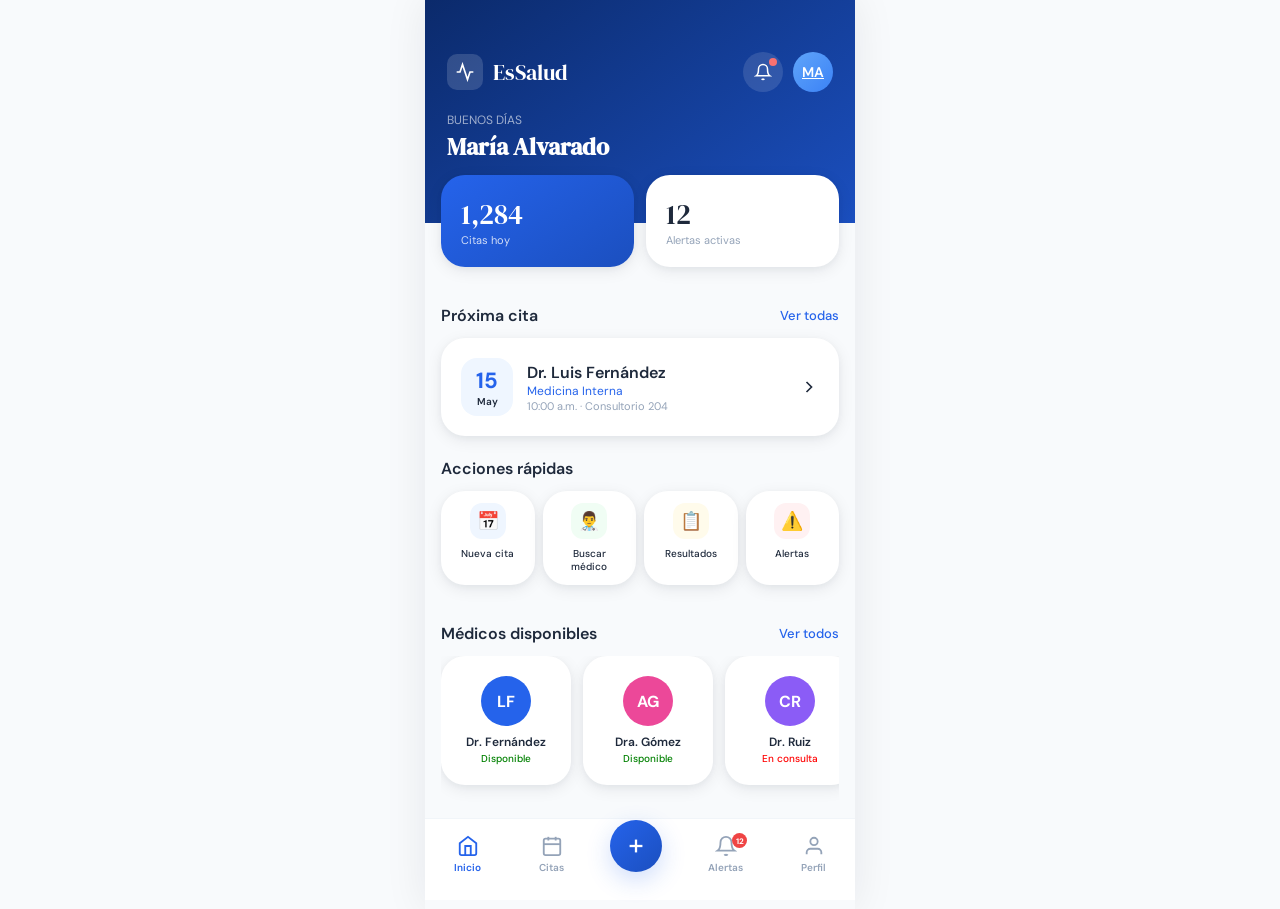
<file: home.html>
<!DOCTYPE html>
<html lang="es">
<head>
  <meta charset="UTF-8">
  <meta name="viewport" content="width=device-width, initial-scale=1.0, maximum-scale=1.0, user-scalable=yes">
  <title>EsSalud · Inicio</title>
  <link rel="preconnect" href="https://fonts.googleapis.com">
  <link href="https://fonts.googleapis.com/css2?family=DM+Sans:wght@300;400;500;600;700&family=DM+Serif+Display:ital@0;1&display=swap" rel="stylesheet">
  <link rel="stylesheet" href="style.css">
</head>
<body>

  <header class="header fade-up">
    <div class="header-top">
      <div class="logo-wrap">
        <div class="logo-icon">
          <svg width="20" height="20" viewBox="0 0 24 24" fill="none" stroke="white" stroke-width="2">
            <path d="M22 12h-4l-3 9L9 3l-3 9H2"/>
          </svg>
        </div>
        <span class="logo-text">EsSalud</span>
      </div>
      <div class="header-actions" style="display:flex; gap:10px; align-items:center;">
        <a class="icon-btn" href="alerts.html">
          <svg width="18" height="18" viewBox="0 0 24 24" fill="none" stroke="white" stroke-width="2">
            <path d="M18 8A6 6 0 0 0 6 8c0 7-3 9-3 9h18s-3-2-3-9"/>
            <path d="M13.73 21a2 2 0 0 1-3.46 0"/>
          </svg>
          <span style="position:absolute; top:6px; right:6px; width:8px; height:8px; background:#F87171; border-radius:50%;"></span>
        </a>
        <a class="avatar" href="profile.html" id="userAvatar">MA</a>
      </div>
    </div>
    <div class="header-greeting">
      <p class="greeting-label">Buenos días</p>
      <h1 class="greeting-name" id="userGreeting">María Alvarado</h1>
    </div>
  </header>

  <main class="main">
    <!-- KPIs -->
    <div class="fade-up delay-1" style="display: grid; grid-template-columns: 1fr 1fr; gap: 12px; margin-bottom: 16px;">
      <a href="appointments.html" class="card" style="background:linear-gradient(145deg, var(--blue-600), var(--blue-700)); color:white; text-decoration:none;">
        <div style="font-size: 28px; font-family: var(--font-display);">1,284</div>
        <div style="font-size: 11px; opacity:0.8;">Citas hoy</div>
      </a>
      <a href="alerts.html" class="card" style="text-decoration:none; color:inherit;">
        <div style="font-size: 28px; font-family: var(--font-display);">12</div>
        <div style="font-size: 11px; color:var(--gray-400);">Alertas activas</div>
      </a>
    </div>
    
    <!-- Próxima cita -->
    <div class="section-header">
      <span class="section-title">Próxima cita</span>
      <a class="section-link" href="appointments.html">Ver todas</a>
    </div>
    <a href="appointments.html" class="card" style="display:flex; align-items:center; gap:14px; text-decoration:none; color:inherit;">
      <div style="background:var(--blue-50); border-radius:16px; width:52px; height:58px; display:flex; flex-direction:column; align-items:center; justify-content:center; flex-shrink:0;">
        <span style="font-size:22px; font-weight:700; color:var(--blue-600);">15</span>
        <span style="font-size:10px; font-weight:600;">May</span>
      </div>
      <div style="flex:1;">
        <div style="font-weight:600;">Dr. Luis Fernández</div>
        <div style="font-size:12px; color:var(--blue-600);">Medicina Interna</div>
        <div style="font-size:11px; color:var(--gray-400);">10:00 a.m. · Consultorio 204</div>
      </div>
      <svg width="20" height="20" viewBox="0 0 24 24" fill="none" stroke="currentColor" stroke-width="2"><polyline points="9 18 15 12 9 6"/></svg>
    </a>
    
    <!-- Acciones rápidas -->
    <div class="section-header">
      <span class="section-title">Acciones rápidas</span>
    </div>
    <div style="display: grid; grid-template-columns: repeat(4, 1fr); gap: 8px; margin-bottom: 20px;">
      <a class="card" href="new_appointment.html" style="padding:12px; text-align:center; text-decoration:none; color:inherit;">
        <div style="background:#EFF6FF; width:36px; height:36px; margin:0 auto 8px; border-radius:12px; display:flex; align-items:center; justify-content:center; font-size: 18px;">📅</div>
        <span style="font-size:10px; font-weight: 500; display: block;">Nueva cita</span>
      </a>
      <a class="card" href="search_doctor.html" style="padding:12px; text-align:center; text-decoration:none; color:inherit;">
        <div style="background:#F0FDF4; width:36px; height:36px; margin:0 auto 8px; border-radius:12px; display:flex; align-items:center; justify-content:center; font-size: 18px;">👨‍⚕️</div>
        <span style="font-size:10px; font-weight: 500; display: block;">Buscar médico</span>
      </a>
      <a class="card" href="appointments.html" style="padding:12px; text-align:center; text-decoration:none; color:inherit;">
        <div style="background:#FFFBEB; width:36px; height:36px; margin:0 auto 8px; border-radius:12px; display:flex; align-items:center; justify-content:center; font-size: 18px;">📋</div>
        <span style="font-size:10px; font-weight: 500; display: block;">Resultados</span>
      </a>
      <a class="card" href="alerts.html" style="padding:12px; text-align:center; text-decoration:none; color:inherit;">
        <div style="background:#FFF1F2; width:36px; height:36px; margin:0 auto 8px; border-radius:12px; display:flex; align-items:center; justify-content:center; font-size: 18px;">⚠️</div>
        <span style="font-size:10px; font-weight: 500; display: block;">Alertas</span>
      </a>
    </div>
    
    <!-- Médicos disponibles -->
    <div class="section-header">
      <span class="section-title">Médicos disponibles</span>
      <a class="section-link" href="search_doctor.html">Ver todos</a>
    </div>
    <div style="display: flex; gap: 12px; overflow-x: auto; padding-bottom: 8px; scrollbar-width: none;">
      <a class="card" href="search_doctor.html" style="min-width:130px; text-align:center; text-decoration:none; color:inherit;">
        <div style="width:50px; height:50px; background:#2563EB; border-radius:50%; margin:0 auto 8px; display:flex; align-items:center; justify-content:center; color:white; font-weight:700;">LF</div>
        <div style="font-weight:600; font-size:12px;">Dr. Fernández</div>
        <div style="font-size:10px; color:green; font-weight: 500; margin-top:2px;">Disponible</div>
      </a>
      <a class="card" href="search_doctor.html" style="min-width:130px; text-align:center; text-decoration:none; color:inherit;">
        <div style="width:50px; height:50px; background:#EC4899; border-radius:50%; margin:0 auto 8px; display:flex; align-items:center; justify-content:center; color:white; font-weight:700;">AG</div>
        <div style="font-weight:600; font-size:12px;">Dra. Gómez</div>
        <div style="font-size:10px; color:green; font-weight: 500; margin-top:2px;">Disponible</div>
      </a>
      <a class="card" href="search_doctor.html" style="min-width:130px; text-align:center; text-decoration:none; color:inherit;">
        <div style="width:50px; height:50px; background:#8B5CF6; border-radius:50%; margin:0 auto 8px; display:flex; align-items:center; justify-content:center; color:white; font-weight:700;">CR</div>
        <div style="font-weight:600; font-size:12px;">Dr. Ruiz</div>
        <div style="font-size:10px; color:red; font-weight: 500; margin-top:2px;">En consulta</div>
      </a>
    </div>
  </main>

  <nav class="bottom-nav">
    <a href="home.html" class="nav-item active">
      <div class="nav-icon-wrap">
        <svg width="22" height="22" viewBox="0 0 24 24" fill="none" stroke="currentColor" stroke-width="2"><path d="M3 9l9-7 9 7v11a2 2 0 0 1-2 2H5a2 2 0 0 1-2-2z"/><polyline points="9 22 9 12 15 12 15 22"/></svg>
      </div>
      <span class="nav-label">Inicio</span>
    </a>
    <a href="appointments.html" class="nav-item">
      <div class="nav-icon-wrap">
        <svg width="22" height="22" viewBox="0 0 24 24" fill="none" stroke="currentColor" stroke-width="2"><rect x="3" y="4" width="18" height="18" rx="2"/><line x1="16" y1="2" x2="16" y2="6"/><line x1="8" y1="2" x2="8" y2="6"/><line x1="3" y1="10" x2="21" y2="10"/></svg>
      </div>
      <span class="nav-label">Citas</span>
    </a>
    <a href="new_appointment.html" class="nav-center-btn">
      <svg width="22" height="22" viewBox="0 0 24 24" fill="none" stroke="white" stroke-width="2.5"><line x1="12" y1="5" x2="12" y2="19"/><line x1="5" y1="12" x2="19" y2="12"/></svg>
    </a>
    <a href="alerts.html" class="nav-item" style="position:relative">
      <div class="nav-icon-wrap">
        <svg width="22" height="22" viewBox="0 0 24 24" fill="none" stroke="currentColor" stroke-width="2"><path d="M18 8A6 6 0 0 0 6 8c0 7-3 9-3 9h18s-3-2-3-9"/><path d="M13.73 21a2 2 0 0 1-3.46 0"/></svg>
      </div>
      <span class="nav-badge">12</span>
      <span class="nav-label">Alertas</span>
    </a>
    <a href="profile.html" class="nav-item">
      <div class="nav-icon-wrap">
        <svg width="22" height="22" viewBox="0 0 24 24" fill="none" stroke="currentColor" stroke-width="2"><path d="M20 21v-2a4 4 0 0 0-4-4H8a4 4 0 0 0-4 4v2"/><circle cx="12" cy="7" r="4"/></svg>
      </div>
      <span class="nav-label">Perfil</span>
    </a>
  </nav>

  <script>
    // Recuperar datos del usuario activo si existen en localStorage
    const user = JSON.parse(localStorage.getItem('currentUser'));
    if (user) {
      if (user.name) {
        document.getElementById('userGreeting').textContent = user.name;
        
        // Generar iniciales de nombre para el avatar
        const initials = user.name.split(' ').map(n => n[0]).join('').slice(0, 2).toUpperCase();
        document.getElementById('userAvatar').textContent = initials;
      }
    }
  </script>
</body>
</html>
</file>
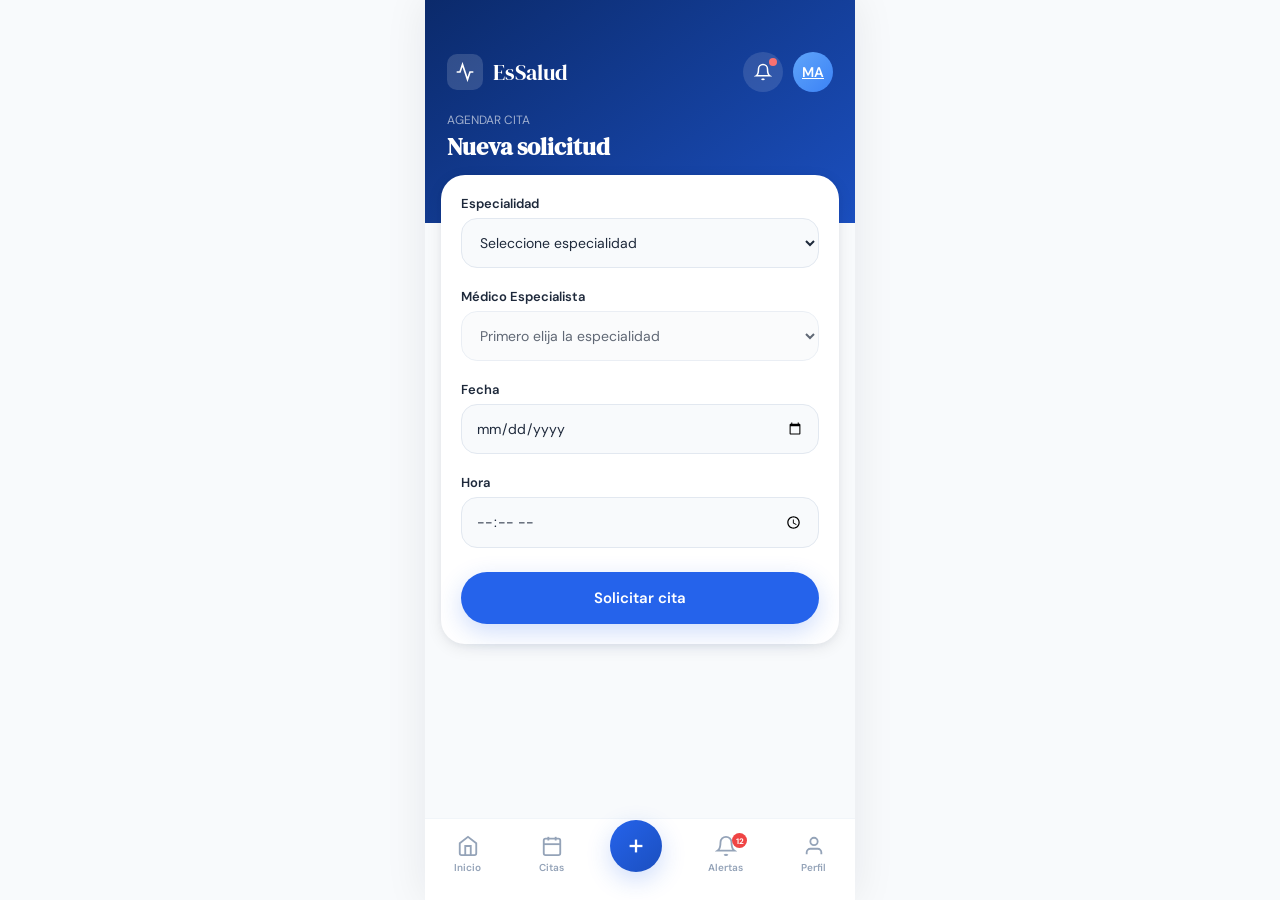
<file: new_appointment.html>
<!DOCTYPE html>
<html lang="es">
<head>
  <meta charset="UTF-8">
  <meta name="viewport" content="width=device-width, initial-scale=1.0, maximum-scale=1.0, user-scalable=yes">
  <title>EsSalud · Agendar Cita</title>
  <link rel="preconnect" href="https://fonts.googleapis.com">
  <link href="https://fonts.googleapis.com/css2?family=DM+Sans:wght@300;400;500;600;700&family=DM+Serif+Display:ital@0;1&display=swap" rel="stylesheet">
  <link rel="stylesheet" href="style.css">
</head>
<body>

  <header class="header fade-up">
    <div class="header-top">
      <div class="logo-wrap">
        <div class="logo-icon">
          <svg width="20" height="20" viewBox="0 0 24 24" fill="none" stroke="white" stroke-width="2">
            <path d="M22 12h-4l-3 9L9 3l-3 9H2"/>
          </svg>
        </div>
        <span class="logo-text">EsSalud</span>
      </div>
      <div class="header-actions" style="display:flex; gap:10px; align-items:center;">
        <a class="icon-btn" href="alerts.html">
          <svg width="18" height="18" viewBox="0 0 24 24" fill="none" stroke="white" stroke-width="2">
            <path d="M18 8A6 6 0 0 0 6 8c0 7-3 9-3 9h18s-3-2-3-9"/>
            <path d="M13.73 21a2 2 0 0 1-3.46 0"/>
          </svg>
          <span style="position:absolute; top:6px; right:6px; width:8px; height:8px; background:#F87171; border-radius:50%;"></span>
        </a>
        <a class="avatar" href="profile.html" id="userAvatar">MA</a>
      </div>
    </div>
    <div class="header-greeting">
      <p class="greeting-label">Agendar cita</p>
      <h1 class="greeting-name">Nueva solicitud</h1>
    </div>
  </header>

  <main class="main">
    <div class="card fade-up delay-1">
      <form id="appointmentForm" onsubmit="confirmNewAppointment(event)">
        <!-- Especialidad -->
        <div style="margin-bottom: 20px;">
          <label style="font-weight:600; font-size:13px; color:var(--gray-800); display:block; margin-bottom: 6px;">Especialidad</label>
          <select id="specialty" onchange="handleSpecialtyChange()" style="width:100%; padding:14px; border-radius:16px; border:1px solid var(--gray-200); font-family: var(--font-body); font-size: 14px; color: var(--gray-800); background: var(--gray-50); outline: none; transition: border-color 0.2s;" required>
            <option value="" disabled selected>Seleccione especialidad</option>
            <option value="Medicina Interna">Medicina Interna</option>
            <option value="Cardiología">Cardiología</option>
            <option value="Neurología">Neurología</option>
            <option value="Pediatría">Pediatría</option>
          </select>
        </div>

        <!-- Médico (Dinámico según Especialidad) -->
        <div style="margin-bottom: 20px;">
          <label style="font-weight:600; font-size:13px; color:var(--gray-800); display:block; margin-bottom: 6px;">Médico Especialista</label>
          <select id="doctorSelect" style="width:100%; padding:14px; border-radius:16px; border:1px solid var(--gray-200); font-family: var(--font-body); font-size: 14px; color: var(--gray-800); background: var(--gray-50); outline: none;" required disabled>
            <option value="" disabled selected>Primero elija la especialidad</option>
          </select>
        </div>

        <!-- Fecha -->
        <div style="margin-bottom: 20px;">
          <label style="font-weight:600; font-size:13px; color:var(--gray-800); display:block; margin-bottom: 6px;">Fecha</label>
          <input type="date" id="apptDate" style="width:100%; padding:14px; border-radius:16px; border:1px solid var(--gray-200); font-family: var(--font-body); font-size: 14px; color: var(--gray-800); background: var(--gray-50); outline: none;" required>
        </div>

        <!-- Hora -->
        <div style="margin-bottom: 24px;">
          <label style="font-weight:600; font-size:13px; color:var(--gray-800); display:block; margin-bottom: 6px;">Hora</label>
          <input type="time" id="apptTime" style="width:100%; padding:14px; border-radius:16px; border:1px solid var(--gray-200); font-family: var(--font-body); font-size: 14px; color: var(--gray-800); background: var(--gray-50); outline: none;" required>
        </div>

        <!-- Botón de Envío -->
        <button type="submit" style="background:var(--blue-600); color:white; border:none; padding:16px; border-radius:30px; width:100%; font-weight:600; font-size: 15px; font-family:var(--font-body); cursor:pointer; box-shadow: var(--shadow-blue); transition: all 0.2s;">
          Solicitar cita
        </button>
      </form>
    </div>
  </main>

  <!-- Bottom Navigation -->
  <nav class="bottom-nav">
    <a href="home.html" class="nav-item">
      <div class="nav-icon-wrap">
        <svg width="22" height="22" viewBox="0 0 24 24" fill="none" stroke="currentColor" stroke-width="2"><path d="M3 9l9-7 9 7v11a2 2 0 0 1-2 2H5a2 2 0 0 1-2-2z"/><polyline points="9 22 9 12 15 12 15 22"/></svg>
      </div>
      <span class="nav-label">Inicio</span>
    </a>
    <a href="appointments.html" class="nav-item">
      <div class="nav-icon-wrap">
        <svg width="22" height="22" viewBox="0 0 24 24" fill="none" stroke="currentColor" stroke-width="2"><rect x="3" y="4" width="18" height="18" rx="2"/><line x1="16" y1="2" x2="16" y2="6"/><line x1="8" y1="2" x2="8" y2="6"/><line x1="3" y1="10" x2="21" y2="10"/></svg>
      </div>
      <span class="nav-label">Citas</span>
    </a>
    <a href="new_appointment.html" class="nav-center-btn">
      <svg width="22" height="22" viewBox="0 0 24 24" fill="none" stroke="white" stroke-width="2.5"><line x1="12" y1="5" x2="12" y2="19"/><line x1="5" y1="12" x2="19" y2="12"/></svg>
    </a>
    <a href="alerts.html" class="nav-item" style="position:relative">
      <div class="nav-icon-wrap">
        <svg width="22" height="22" viewBox="0 0 24 24" fill="none" stroke="currentColor" stroke-width="2"><path d="M18 8A6 6 0 0 0 6 8c0 7-3 9-3 9h18s-3-2-3-9"/><path d="M13.73 21a2 2 0 0 1-3.46 0"/></svg>
      </div>
      <span class="nav-badge">12</span>
      <span class="nav-label">Alertas</span>
    </a>
    <a href="profile.html" class="nav-item">
      <div class="nav-icon-wrap">
        <svg width="22" height="22" viewBox="0 0 24 24" fill="none" stroke="currentColor" stroke-width="2"><path d="M20 21v-2a4 4 0 0 0-4-4H8a4 4 0 0 0-4 4v2"/><circle cx="12" cy="7" r="4"/></svg>
      </div>
      <span class="nav-label">Perfil</span>
    </a>
  </nav>

  <script>
    // Configurar avatar de cabecera
    const user = JSON.parse(localStorage.getItem('currentUser'));
    if (user && user.name) {
      const initials = user.name.split(' ').map(n => n[0]).join('').slice(0, 2).toUpperCase();
      document.getElementById('userAvatar').textContent = initials;
    }

    // Datos estáticos de médicos por especialidad
    const doctorsBySpecialty = {
      "Medicina Interna": [
        { name: "Dr. Luis Fernández", avatar: "LF", color: "#2563EB", consultorio: "204" }
      ],
      "Cardiología": [
        { name: "Dra. Ana Gómez", avatar: "AG", color: "#EC4899", consultorio: "308" }
      ],
      "Neurología": [
        { name: "Dr. Carlos Ruiz", avatar: "CR", color: "#8B5CF6", consultorio: "112" }
      ],
      "Pediatría": [
        { name: "Dra. Paola Díaz", avatar: "PD", color: "#F97316", consultorio: "205" }
      ]
    };

    // Cambiar la lista de médicos según especialidad seleccionada
    function handleSpecialtyChange() {
      const specSelect = document.getElementById('specialty');
      const docSelect = document.getElementById('doctorSelect');
      const selectedSpec = specSelect.value;

      docSelect.innerHTML = '';
      docSelect.disabled = false;

      const doctors = doctorsBySpecialty[selectedSpec] || [];
      doctors.forEach(doc => {
        const option = document.createElement('option');
        option.value = doc.name;
        option.textContent = doc.name;
        docSelect.appendChild(option);
      });
    }

    // Confirmación y guardado
    function confirmNewAppointment(event) {
      event.preventDefault();

      const specialty = document.getElementById('specialty').value;
      const doctorName = document.getElementById('doctorSelect').value;
      const date = document.getElementById('apptDate').value;
      const time = document.getElementById('apptTime').value;

      // Obtener datos del médico seleccionado
      const doctors = doctorsBySpecialty[specialty] || [];
      const doctorDetails = doctors.find(d => d.name === doctorName) || { avatar: "DM", color: "#3B82F6", consultorio: "101" };

      // Cargar citas actuales
      let citasData = JSON.parse(localStorage.getItem('citasData')) || [];
      
      // Crear nueva cita
      const newAppt = {
        id: citasData.length + 1,
        doctor: doctorName,
        especialidad: specialty,
        fecha: date,
        hora: time,
        estado: "pendiente",
        consultorio: doctorDetails.consultorio,
        avatar: doctorDetails.avatar,
        color: doctorDetails.color
      };

      // Guardar en localStorage
      citasData.unshift(newAppt); // Agregar al inicio de la lista
      localStorage.setItem('citasData', JSON.stringify(citasData));

      alert("✅ Cita solicitada correctamente. Recibirás confirmación en breve.");
      window.location.href = 'appointments.html';
    }

    // Restringir la selección de fechas a partir de hoy
    const today = new Date().toISOString().split('T')[0];
    document.getElementById('apptDate').min = today;

    // Procesar parámetros de URL si provienen del buscador de médicos
    const urlParams = new URLSearchParams(window.location.search);
    const specParam = urlParams.get('specialty');
    const docParam = urlParams.get('doctor');

    if (specParam) {
      const specSelect = document.getElementById('specialty');
      specSelect.value = decodeURIComponent(specParam);
      handleSpecialtyChange(); // Carga los médicos correspondientes
      
      if (docParam) {
        const docSelect = document.getElementById('doctorSelect');
        docSelect.value = decodeURIComponent(docParam);
      }
    }
  </script>
</body>
</html>
</file>
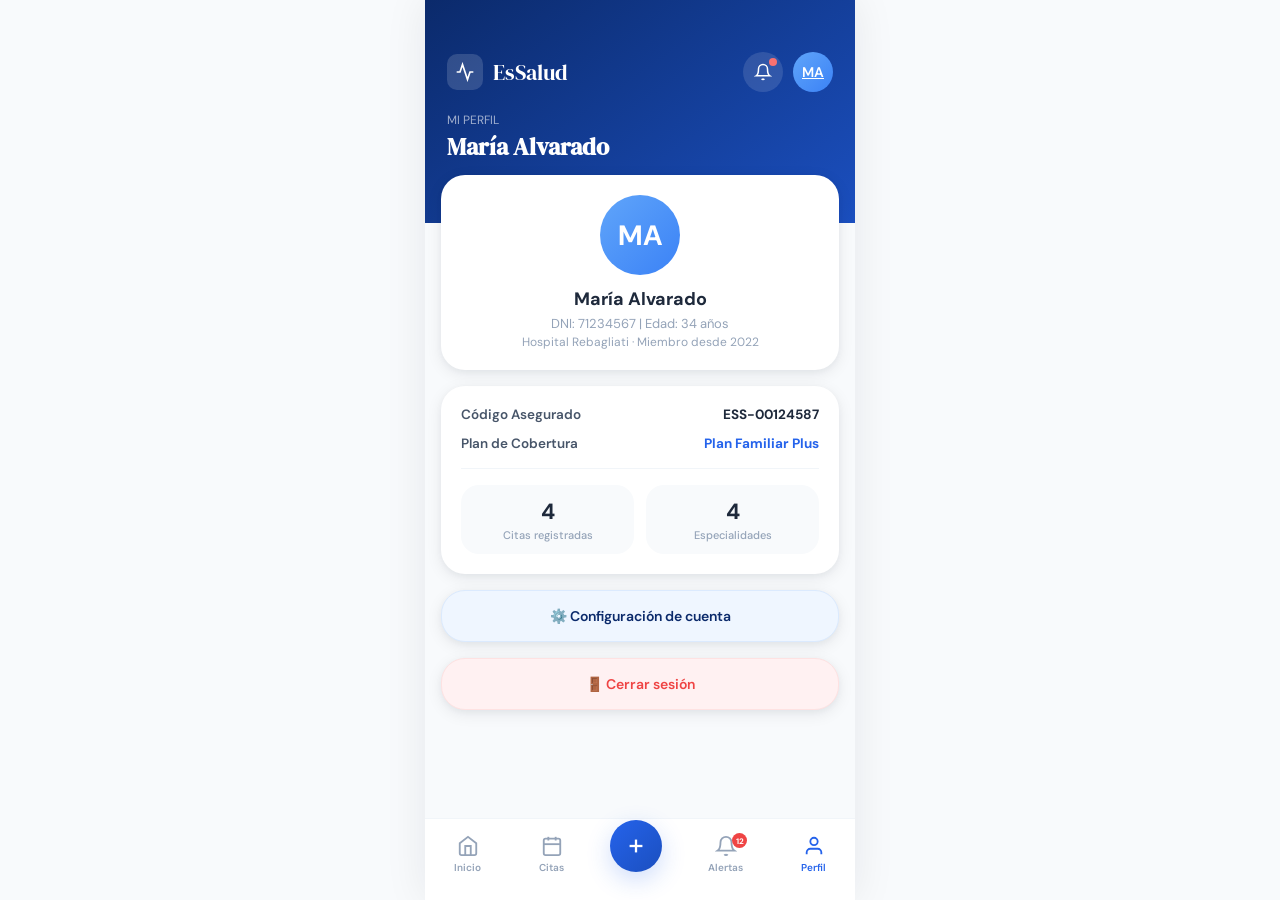
<file: profile.html>
<!DOCTYPE html>
<html lang="es">
<head>
  <meta charset="UTF-8">
  <meta name="viewport" content="width=device-width, initial-scale=1.0, maximum-scale=1.0, user-scalable=yes">
  <title>EsSalud · Mi Perfil</title>
  <link rel="preconnect" href="https://fonts.googleapis.com">
  <link href="https://fonts.googleapis.com/css2?family=DM+Sans:wght@300;400;500;600;700&family=DM+Serif+Display:ital@0;1&display=swap" rel="stylesheet">
  <link rel="stylesheet" href="style.css">
</head>
<body>

  <header class="header fade-up">
    <div class="header-top">
      <div class="logo-wrap">
        <div class="logo-icon">
          <svg width="20" height="20" viewBox="0 0 24 24" fill="none" stroke="white" stroke-width="2">
            <path d="M22 12h-4l-3 9L9 3l-3 9H2"/>
          </svg>
        </div>
        <span class="logo-text">EsSalud</span>
      </div>
      <div class="header-actions" style="display:flex; gap:10px; align-items:center;">
        <a class="icon-btn" href="alerts.html">
          <svg width="18" height="18" viewBox="0 0 24 24" fill="none" stroke="white" stroke-width="2">
            <path d="M18 8A6 6 0 0 0 6 8c0 7-3 9-3 9h18s-3-2-3-9"/>
            <path d="M13.73 21a2 2 0 0 1-3.46 0"/>
          </svg>
          <span style="position:absolute; top:6px; right:6px; width:8px; height:8px; background:#F87171; border-radius:50%;"></span>
        </a>
        <a class="avatar" href="profile.html" id="userAvatar">MA</a>
      </div>
    </div>
    <div class="header-greeting">
      <p class="greeting-label">Mi perfil</p>
      <h1 class="greeting-name" id="userNameHeader">María Alvarado</h1>
    </div>
  </header>

  <main class="main">
    <!-- Perfil Card -->
    <div class="card fade-up delay-1" style="text-align:center;">
      <div class="avatar" style="width:80px; height:80px; margin:0 auto 12px; font-size:28px; font-weight:700;" id="userCardAvatar">MA</div>
      <h3 style="font-size:18px; font-weight:700;" id="userCardName">María Alvarado</h3>
      <p style="color:var(--gray-400); font-size:13px; margin-top:4px;" id="userCardDni">DNI: 71234567 | Edad: 34 años</p>
      <p style="color:var(--gray-400); font-size:12px; margin-top:2px;" id="userCardHospital">Hospital Rebagliati · Miembro desde 2022</p>
    </div>

    <!-- Asegurado Details Card -->
    <div class="card">
      <div style="display:flex; justify-content:space-between; margin-bottom:12px; font-size:13.5px;">
        <span style="font-weight:600; color:var(--gray-600);">Código Asegurado</span>
        <span style="font-weight:700; color:var(--gray-800);">ESS-00124587</span>
      </div>
      <div style="display:flex; justify-content:space-between; font-size:13.5px;">
        <span style="font-weight:600; color:var(--gray-600);">Plan de Cobertura</span>
        <span style="font-weight:700; color:var(--blue-600);">Plan Familiar Plus</span>
      </div>
      <hr style="margin:16px 0; border:0; border-top:1px solid var(--gray-100);">
      <div style="display:flex; gap:12px; justify-content:space-between;">
        <div class="kpi-mini">
          <div style="font-size:22px; font-weight:700; color:var(--gray-800);" id="citasCount">12</div>
          <div style="font-size:11px; color:var(--gray-400); margin-top:2px; font-weight:500;">Citas registradas</div>
        </div>
        <div class="kpi-mini">
          <div style="font-size:22px; font-weight:700; color:var(--gray-800);" id="specsCount">4</div>
          <div style="font-size:11px; color:var(--gray-400); margin-top:2px; font-weight:500;">Especialidades</div>
        </div>
      </div>
    </div>

    <!-- Action links -->
    <div class="card style-config" style="background:var(--blue-50); border: 1.5px solid var(--blue-100); text-align:center; cursor:pointer; font-weight:600; color:var(--blue-900); font-size:14px; padding:16px;" onclick="window.location.href='settings.html'">
      ⚙️ Configuración de cuenta
    </div>

    <!-- Logout Card -->
    <div class="card" style="background:#FFF1F2; border: 1.5px solid #FEE2E2; text-align:center; cursor:pointer; font-weight:600; color:var(--red); font-size:14px; padding:16px; margin-top:12px;" onclick="handleLogout()">
      🚪 Cerrar sesión
    </div>
  </main>

  <!-- Bottom Navigation -->
  <nav class="bottom-nav">
    <a href="home.html" class="nav-item">
      <div class="nav-icon-wrap">
        <svg width="22" height="22" viewBox="0 0 24 24" fill="none" stroke="currentColor" stroke-width="2"><path d="M3 9l9-7 9 7v11a2 2 0 0 1-2 2H5a2 2 0 0 1-2-2z"/><polyline points="9 22 9 12 15 12 15 22"/></svg>
      </div>
      <span class="nav-label">Inicio</span>
    </a>
    <a href="appointments.html" class="nav-item">
      <div class="nav-icon-wrap">
        <svg width="22" height="22" viewBox="0 0 24 24" fill="none" stroke="currentColor" stroke-width="2"><rect x="3" y="4" width="18" height="18" rx="2"/><line x1="16" y1="2" x2="16" y2="6"/><line x1="8" y1="2" x2="8" y2="6"/><line x1="3" y1="10" x2="21" y2="10"/></svg>
      </div>
      <span class="nav-label">Citas</span>
    </a>
    <a href="new_appointment.html" class="nav-center-btn">
      <svg width="22" height="22" viewBox="0 0 24 24" fill="none" stroke="white" stroke-width="2.5"><line x1="12" y1="5" x2="12" y2="19"/><line x1="5" y1="12" x2="19" y2="12"/></svg>
    </a>
    <a href="alerts.html" class="nav-item" style="position:relative">
      <div class="nav-icon-wrap">
        <svg width="22" height="22" viewBox="0 0 24 24" fill="none" stroke="currentColor" stroke-width="2"><path d="M18 8A6 6 0 0 0 6 8c0 7-3 9-3 9h18s-3-2-3-9"/><path d="M13.73 21a2 2 0 0 1-3.46 0"/></svg>
      </div>
      <span class="nav-badge">12</span>
      <span class="nav-label">Alertas</span>
    </a>
    <a href="profile.html" class="nav-item active">
      <div class="nav-icon-wrap">
        <svg width="22" height="22" viewBox="0 0 24 24" fill="none" stroke="currentColor" stroke-width="2"><path d="M20 21v-2a4 4 0 0 0-4-4H8a4 4 0 0 0-4 4v2"/><circle cx="12" cy="7" r="4"/></svg>
      </div>
      <span class="nav-label">Perfil</span>
    </a>
  </nav>

  <script>
    // Recuperar datos del usuario activo y renderizar
    const user = JSON.parse(localStorage.getItem('currentUser'));
    if (user) {
      const name = user.name || 'María Alvarado';
      const dni = user.dni || '71234567';
      const initials = name.split(' ').map(n => n[0]).join('').slice(0, 2).toUpperCase();

      document.getElementById('userAvatar').textContent = initials;
      document.getElementById('userCardAvatar').textContent = initials;
      document.getElementById('userNameHeader').textContent = name;
      document.getElementById('userCardName').textContent = name;
      document.getElementById('userCardDni').textContent = `DNI: ${dni} | Edad: 34 años`;
      if (user.hospital) {
        document.getElementById('userCardHospital').textContent = `${user.hospital} · Miembro desde 2022`;
      }
    }

    // Calcular estadísticas dinámicas en base a citas reales
    const citas = JSON.parse(localStorage.getItem('citasData')) || [];
    document.getElementById('citasCount').textContent = citas.length;
    
    // Obtener especialidades únicas contratadas
    const specs = [...new Set(citas.map(c => c.especialidad))];
    document.getElementById('specsCount').textContent = Math.max(specs.length, 1);

    // Logout
    function handleLogout() {
      if (confirm('¿Seguro que deseas cerrar la sesión?')) {
        localStorage.removeItem('currentUser');
        window.location.href = 'index.html';
      }
    }
  </script>
</body>
</html>
</file>
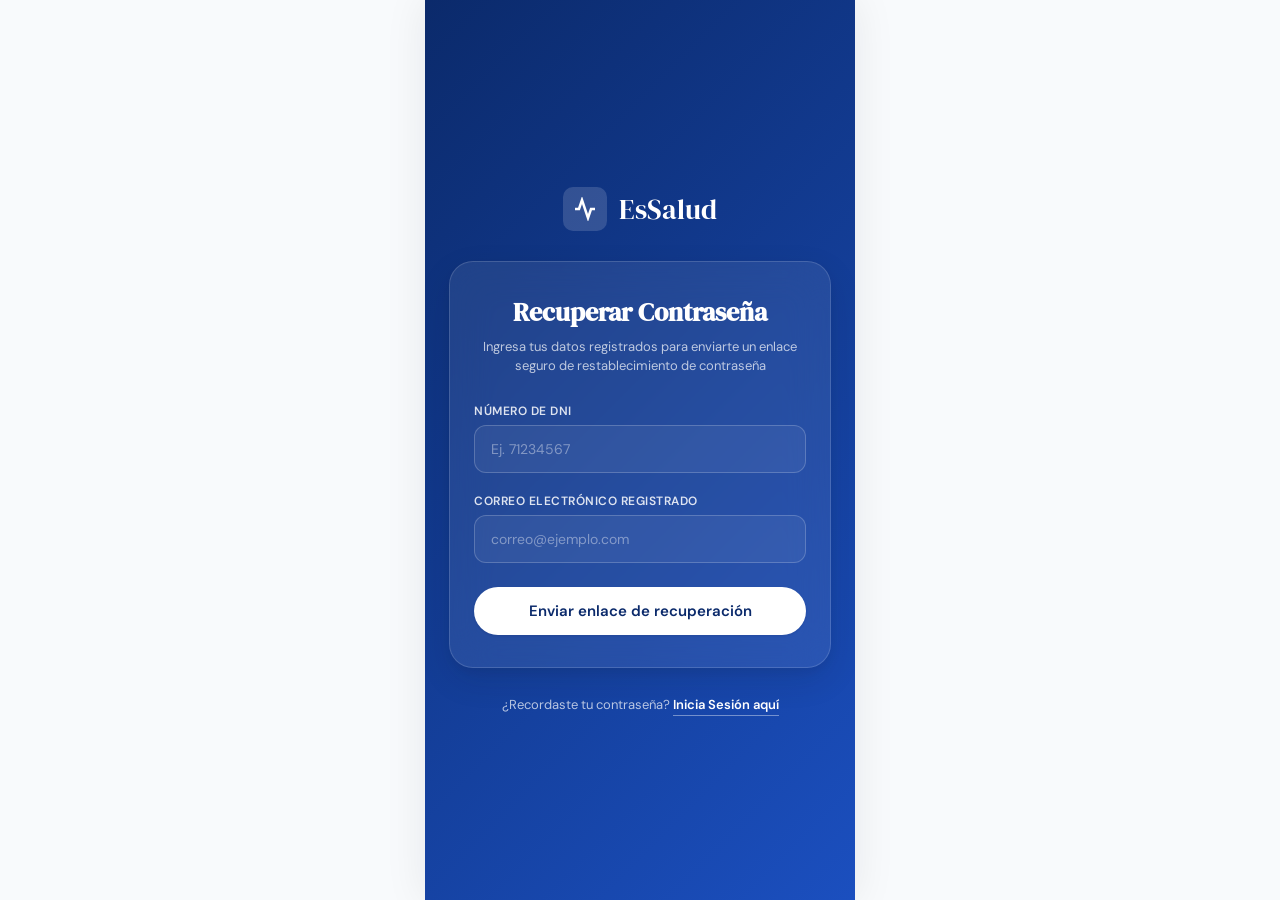
<file: recovery.html>
<!DOCTYPE html>
<html lang="es">
<head>
  <meta charset="UTF-8">
  <meta name="viewport" content="width=device-width, initial-scale=1.0, maximum-scale=1.0, user-scalable=yes">
  <title>EsSalud · Recuperar Contraseña</title>
  <link rel="preconnect" href="https://fonts.googleapis.com">
  <link href="https://fonts.googleapis.com/css2?family=DM+Sans:wght@300;400;500;600;700&family=DM+Serif+Display:ital@0;1&display=swap" rel="stylesheet">
  <link rel="stylesheet" href="style.css">
</head>
<body>

  <div class="auth-container">
    <div class="auth-brand">
      <div class="logo-icon">
        <svg width="24" height="24" viewBox="0 0 24 24" fill="none" stroke="white" stroke-width="2.5">
          <path d="M22 12h-4l-3 9L9 3l-3 9H2"/>
        </svg>
      </div>
      <span class="logo-text">EsSalud</span>
    </div>

    <div class="auth-card">
      <h1 class="auth-title">Recuperar Contraseña</h1>
      <p class="auth-subtitle">Ingresa tus datos registrados para enviarte un enlace seguro de restablecimiento de contraseña</p>

      <form id="recoveryForm" onsubmit="handleRecovery(event)">
        <div class="form-group">
          <label for="recDni">Número de DNI</label>
          <input type="text" id="recDni" class="form-control" placeholder="Ej. 71234567" required pattern="^\d{8}$" title="El DNI debe contener exactamente 8 números">
        </div>

        <div class="form-group" style="margin-bottom: 24px;">
          <label for="recEmail">Correo Electrónico Registrado</label>
          <input type="email" id="recEmail" class="form-control" placeholder="correo@ejemplo.com" required>
        </div>

        <button type="submit" class="btn btn-primary">Enviar enlace de recuperación</button>
      </form>
    </div>

    <div class="auth-footer">
      ¿Recordaste tu contraseña? <a href="index.html">Inicia Sesión aquí</a>
    </div>
  </div>

  <script>
    function handleRecovery(event) {
      event.preventDefault();
      
      const email = document.getElementById('recEmail').value;
      
      // Simular el envío del correo electrónico
      alert(`📩 Se ha enviado un enlace de recuperación a ${email}. Por favor, revisa tu bandeja de entrada.`);
      
      // Redirigir de regreso al login
      window.location.href = 'index.html';
    }
  </script>
</body>
</html>
</file>
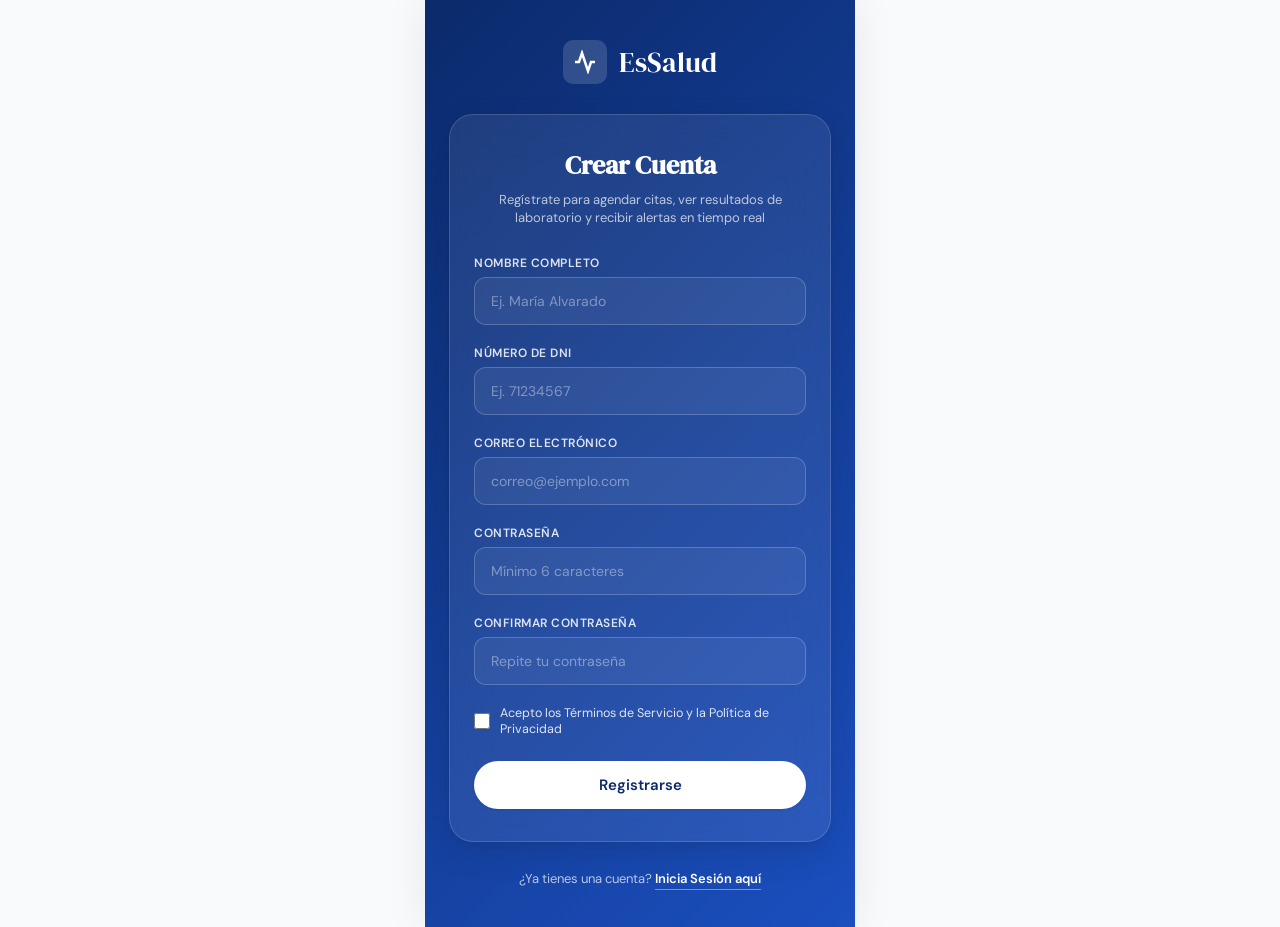
<file: register.html>
<!DOCTYPE html>
<html lang="es">
<head>
  <meta charset="UTF-8">
  <meta name="viewport" content="width=device-width, initial-scale=1.0, maximum-scale=1.0, user-scalable=yes">
  <title>EsSalud · Registro</title>
  <link rel="preconnect" href="https://fonts.googleapis.com">
  <link href="https://fonts.googleapis.com/css2?family=DM+Sans:wght@300;400;500;600;700&family=DM+Serif+Display:ital@0;1&display=swap" rel="stylesheet">
  <link rel="stylesheet" href="style.css">
</head>
<body>

  <div class="auth-container">
    <div class="auth-brand">
      <div class="logo-icon">
        <svg width="24" height="24" viewBox="0 0 24 24" fill="none" stroke="white" stroke-width="2.5">
          <path d="M22 12h-4l-3 9L9 3l-3 9H2"/>
        </svg>
      </div>
      <span class="logo-text">EsSalud</span>
    </div>

    <div class="auth-card">
      <h1 class="auth-title">Crear Cuenta</h1>
      <p class="auth-subtitle">Regístrate para agendar citas, ver resultados de laboratorio y recibir alertas en tiempo real</p>

      <form id="registerForm" onsubmit="handleRegister(event)">
        <div class="form-group">
          <label for="regName">Nombre Completo</label>
          <input type="text" id="regName" class="form-control" placeholder="Ej. María Alvarado" required>
        </div>

        <div class="form-group">
          <label for="regDni">Número de DNI</label>
          <input type="text" id="regDni" class="form-control" placeholder="Ej. 71234567" required pattern="^\d{8}$" title="El DNI debe contener exactamente 8 números">
        </div>

        <div class="form-group">
          <label for="regEmail">Correo Electrónico</label>
          <input type="email" id="regEmail" class="form-control" placeholder="correo@ejemplo.com" required>
        </div>

        <div class="form-group">
          <label for="regPassword">Contraseña</label>
          <input type="password" id="regPassword" class="form-control" placeholder="Mínimo 6 caracteres" required minlength="6">
        </div>

        <div class="form-group">
          <label for="regConfirmPassword">Confirmar Contraseña</label>
          <input type="password" id="regConfirmPassword" class="form-control" placeholder="Repite tu contraseña" required minlength="6">
        </div>

        <div class="checkbox-group">
          <input type="checkbox" id="terms" required>
          <label for="terms">Acepto los Términos de Servicio y la Política de Privacidad</label>
        </div>

        <button type="submit" class="btn btn-primary">Registrarse</button>
      </form>
    </div>

    <div class="auth-footer">
      ¿Ya tienes una cuenta? <a href="index.html">Inicia Sesión aquí</a>
    </div>
  </div>

  <script>
    function handleRegister(event) {
      event.preventDefault();
      
      const password = document.getElementById('regPassword').value;
      const confirmPassword = document.getElementById('regConfirmPassword').value;
      
      if (password !== confirmPassword) {
        alert("❌ Las contraseñas no coinciden. Por favor, verifícalas.");
        return;
      }
      
      // Guardar el nuevo usuario en localStorage de forma ficticia
      const fullName = document.getElementById('regName').value;
      const dni = document.getElementById('regDni').value;
      
      // Simular registro exitoso
      alert("🎉 ¡Registro completado con éxito! Ahora puedes iniciar sesión con tu DNI.");
      
      // Redirigir de regreso al login
      window.location.href = 'index.html';
    }
  </script>
</body>
</html>
</file>
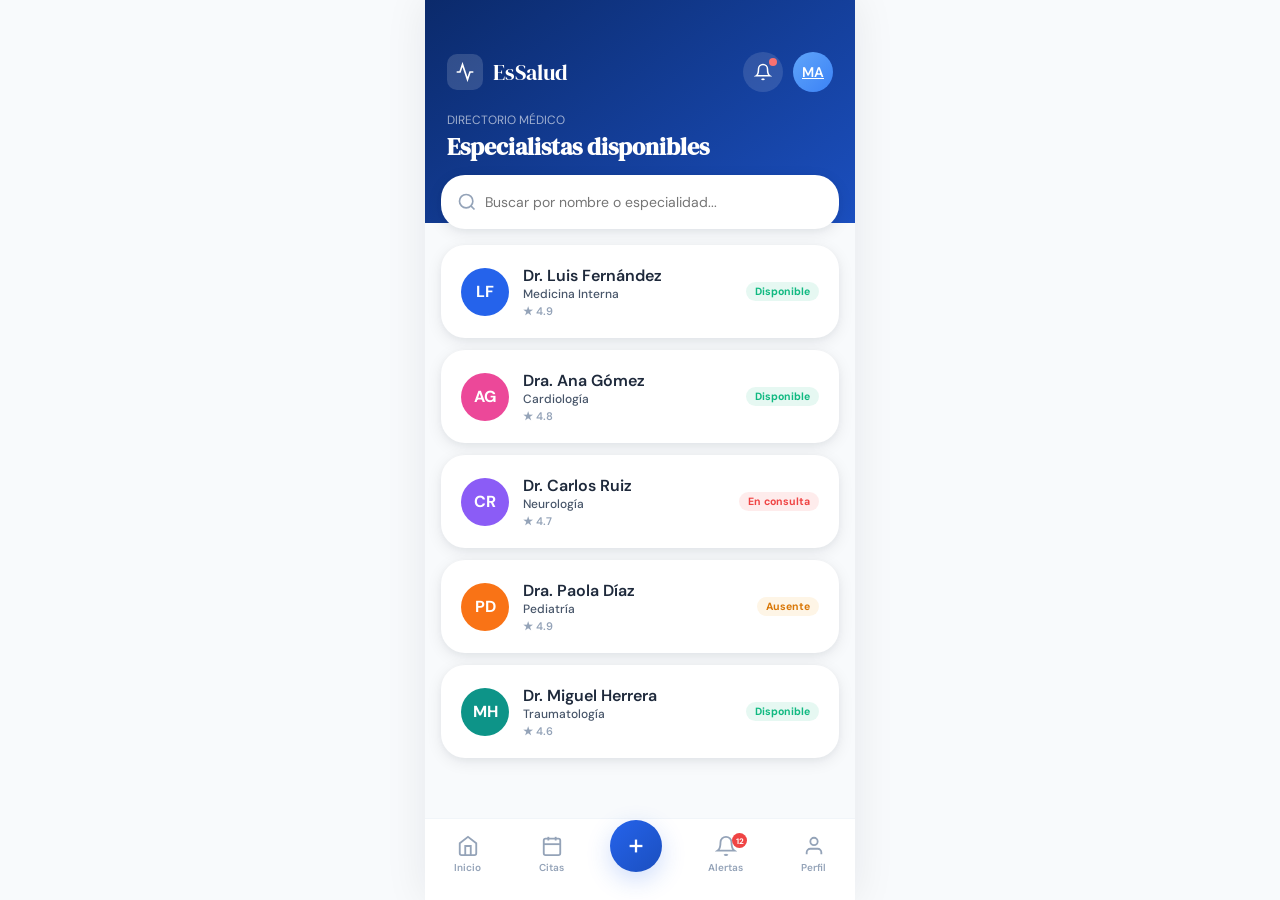
<file: search_doctor.html>
<!DOCTYPE html>
<html lang="es">
<head>
  <meta charset="UTF-8">
  <meta name="viewport" content="width=device-width, initial-scale=1.0, maximum-scale=1.0, user-scalable=yes">
  <title>EsSalud · Directorio Médico</title>
  <link rel="preconnect" href="https://fonts.googleapis.com">
  <link href="https://fonts.googleapis.com/css2?family=DM+Sans:wght@300;400;500;600;700&family=DM+Serif+Display:ital@0;1&display=swap" rel="stylesheet">
  <link rel="stylesheet" href="style.css">
</head>
<body>

  <header class="header fade-up">
    <div class="header-top">
      <div class="logo-wrap">
        <div class="logo-icon">
          <svg width="20" height="20" viewBox="0 0 24 24" fill="none" stroke="white" stroke-width="2">
            <path d="M22 12h-4l-3 9L9 3l-3 9H2"/>
          </svg>
        </div>
        <span class="logo-text">EsSalud</span>
      </div>
      <div class="header-actions" style="display:flex; gap:10px; align-items:center;">
        <a class="icon-btn" href="alerts.html">
          <svg width="18" height="18" viewBox="0 0 24 24" fill="none" stroke="white" stroke-width="2">
            <path d="M18 8A6 6 0 0 0 6 8c0 7-3 9-3 9h18s-3-2-3-9"/>
            <path d="M13.73 21a2 2 0 0 1-3.46 0"/>
          </svg>
          <span style="position:absolute; top:6px; right:6px; width:8px; height:8px; background:#F87171; border-radius:50%;"></span>
        </a>
        <a class="avatar" href="profile.html" id="userAvatar">MA</a>
      </div>
    </div>
    <div class="header-greeting">
      <p class="greeting-label">Directorio médico</p>
      <h1 class="greeting-name">Especialistas disponibles</h1>
    </div>
  </header>

  <main class="main">
    <!-- Search Bar Card -->
    <div class="card" style="margin-bottom:16px; padding: 8px 16px;">
      <div style="display: flex; align-items: center; gap: 8px;">
        <svg width="20" height="20" viewBox="0 0 24 24" fill="none" stroke="var(--gray-400)" stroke-width="2" style="flex-shrink: 0;"><circle cx="11" cy="11" r="8"/><line x1="21" y1="21" x2="16.65" y2="16.65"/></svg>
        <input type="text" id="searchInput" oninput="handleSearch()" placeholder="Buscar por nombre o especialidad..." style="width:100%; padding:10px 0; border:none; background:transparent; font-family:var(--font-body); font-size:14px; color:var(--gray-800); outline:none;">
      </div>
    </div>

    <!-- Doctors list container -->
    <div id="doctorsList">
      <!-- Los médicos se renderizan dinámicamente -->
    </div>
  </main>

  <!-- Bottom Navigation -->
  <nav class="bottom-nav">
    <a href="home.html" class="nav-item">
      <div class="nav-icon-wrap">
        <svg width="22" height="22" viewBox="0 0 24 24" fill="none" stroke="currentColor" stroke-width="2"><path d="M3 9l9-7 9 7v11a2 2 0 0 1-2 2H5a2 2 0 0 1-2-2z"/><polyline points="9 22 9 12 15 12 15 22"/></svg>
      </div>
      <span class="nav-label">Inicio</span>
    </a>
    <a href="appointments.html" class="nav-item">
      <div class="nav-icon-wrap">
        <svg width="22" height="22" viewBox="0 0 24 24" fill="none" stroke="currentColor" stroke-width="2"><rect x="3" y="4" width="18" height="18" rx="2"/><line x1="16" y1="2" x2="16" y2="6"/><line x1="8" y1="2" x2="8" y2="6"/><line x1="3" y1="10" x2="21" y2="10"/></svg>
      </div>
      <span class="nav-label">Citas</span>
    </a>
    <a href="new_appointment.html" class="nav-center-btn">
      <svg width="22" height="22" viewBox="0 0 24 24" fill="none" stroke="white" stroke-width="2.5"><line x1="12" y1="5" x2="12" y2="19"/><line x1="5" y1="12" x2="19" y2="12"/></svg>
    </a>
    <a href="alerts.html" class="nav-item" style="position:relative">
      <div class="nav-icon-wrap">
        <svg width="22" height="22" viewBox="0 0 24 24" fill="none" stroke="currentColor" stroke-width="2"><path d="M18 8A6 6 0 0 0 6 8c0 7-3 9-3 9h18s-3-2-3-9"/><path d="M13.73 21a2 2 0 0 1-3.46 0"/></svg>
      </div>
      <span class="nav-badge">12</span>
      <span class="nav-label">Alertas</span>
    </a>
    <a href="profile.html" class="nav-item">
      <div class="nav-icon-wrap">
        <svg width="22" height="22" viewBox="0 0 24 24" fill="none" stroke="currentColor" stroke-width="2"><path d="M20 21v-2a4 4 0 0 0-4-4H8a4 4 0 0 0-4 4v2"/><circle cx="12" cy="7" r="4"/></svg>
      </div>
      <span class="nav-label">Perfil</span>
    </a>
  </nav>

  <script>
    // Configurar avatar de cabecera
    const user = JSON.parse(localStorage.getItem('currentUser'));
    if (user && user.name) {
      const initials = user.name.split(' ').map(n => n[0]).join('').slice(0, 2).toUpperCase();
      document.getElementById('userAvatar').textContent = initials;
    }

    const doctorsData = [
      { name: "Dr. Luis Fernández", spec: "Medicina Interna", rating: "4.9", status: "Disponible", badge: "green", avatar: "LF", color: "#2563EB" },
      { name: "Dra. Ana Gómez", spec: "Cardiología", rating: "4.8", status: "Disponible", badge: "green", avatar: "AG", color: "#EC4899" },
      { name: "Dr. Carlos Ruiz", spec: "Neurología", rating: "4.7", status: "En consulta", badge: "red", avatar: "CR", color: "#8B5CF6" },
      { name: "Dra. Paola Díaz", spec: "Pediatría", rating: "4.9", status: "Ausente", badge: "amber", avatar: "PD", color: "#F97316" },
      { name: "Dr. Miguel Herrera", spec: "Traumatología", rating: "4.6", status: "Disponible", badge: "green", avatar: "MH", color: "#0D9488" }
    ];

    function renderDoctors(list) {
      const container = document.getElementById('doctorsList');
      if (list.length === 0) {
        container.innerHTML = `
          <div class="card" style="text-align:center; padding:30px; color:var(--gray-400);">
            <div style="font-size:36px; margin-bottom:12px;">👨‍⚕️</div>
            <p style="font-size:14px; font-weight:500;">No se encontraron especialistas coincidentes.</p>
          </div>
        `;
        return;
      }

      container.innerHTML = list.map(doc => `
        <div class="card" style="margin-bottom:12px; cursor:pointer;" onclick="redirectToBooking('${encodeURIComponent(doc.name)}', '${encodeURIComponent(doc.spec)}')">
          <div style="display:flex; gap:14px; align-items:center;">
            <div class="doctor-avatar-sm" style="background:${doc.color};">${doc.avatar}</div>
            <div style="flex:1;">
              <div style="font-weight:600;">${doc.name}</div>
              <div style="font-size:12px; color:var(--gray-600); font-weight: 500;">${doc.spec}</div>
              <div style="font-size:11px; margin-top: 2px; color: var(--gray-400); font-weight: 600;">★ ${doc.rating}</div>
            </div>
            <span class="badge badge--${doc.badge}">${doc.status}</span>
          </div>
        </div>
      `).join('');
    }

    function handleSearch() {
      const query = document.getElementById('searchInput').value.toLowerCase().trim();
      const filtered = doctorsData.filter(doc => 
        doc.name.toLowerCase().includes(query) || 
        doc.spec.toLowerCase().includes(query)
      );
      renderDoctors(filtered);
    }

    function redirectToBooking(name, spec) {
      window.location.href = `new_appointment.html?doctor=${name}&specialty=${spec}`;
    }

    // Renderizar inicialmente todos
    renderDoctors(doctorsData);
  </script>
</body>
</html>
</file>
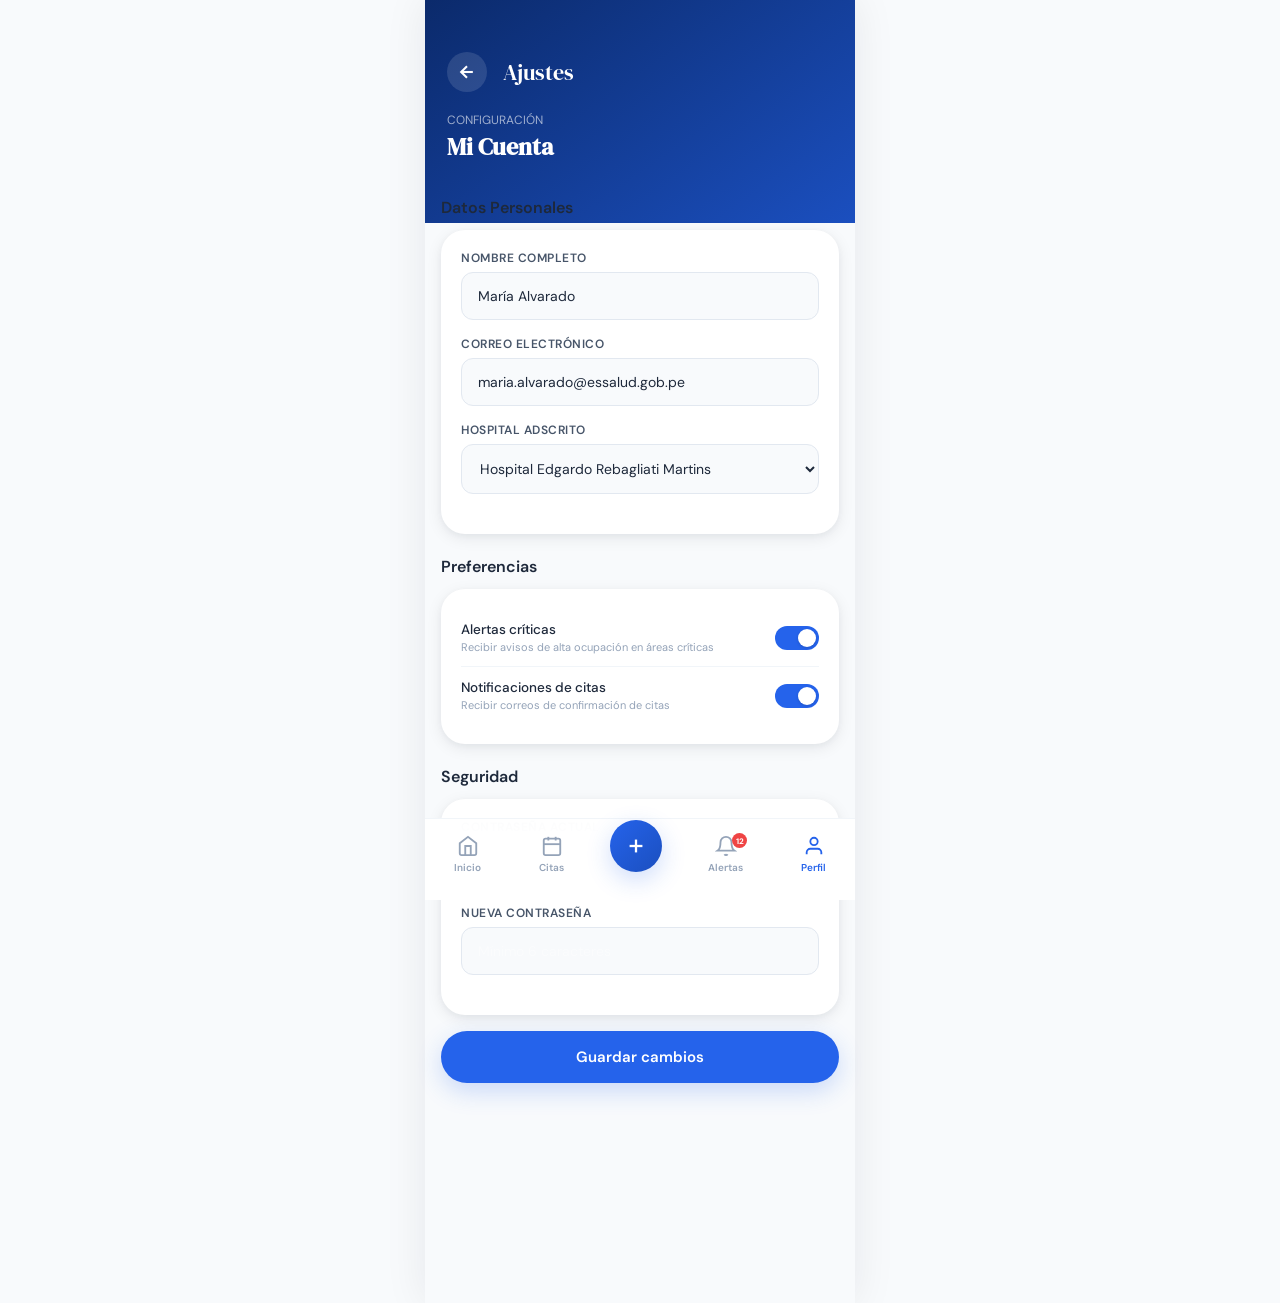
<file: settings.html>
<!DOCTYPE html>
<html lang="es">
<head>
  <meta charset="UTF-8">
  <meta name="viewport" content="width=device-width, initial-scale=1.0, maximum-scale=1.0, user-scalable=yes">
  <title>EsSalud · Ajustes</title>
  <link rel="preconnect" href="https://fonts.googleapis.com">
  <link href="https://fonts.googleapis.com/css2?family=DM+Sans:wght@300;400;500;600;700&family=DM+Serif+Display:ital@0;1&display=swap" rel="stylesheet">
  <link rel="stylesheet" href="style.css">
  <style>
    /* Estilos específicos para interruptores de alternancia (toggle switches) premium */
    .switch-group {
      display: flex;
      align-items: center;
      justify-content: space-between;
      padding: 12px 0;
      border-bottom: 1px solid var(--gray-100);
    }
    .switch-group:last-child {
      border-bottom: none;
    }
    .switch-label {
      font-size: 13.5px;
      font-weight: 500;
      color: var(--gray-800);
    }
    .switch-desc {
      font-size: 11px;
      color: var(--gray-400);
      margin-top: 2px;
    }
    .switch {
      position: relative;
      display: inline-block;
      width: 44px;
      height: 24px;
      flex-shrink: 0;
    }
    .switch input {
      opacity: 0;
      width: 0;
      height: 0;
    }
    .slider {
      position: absolute;
      cursor: pointer;
      top: 0; left: 0; right: 0; bottom: 0;
      background-color: var(--gray-200);
      transition: .3s;
      border-radius: 24px;
    }
    .slider:before {
      position: absolute;
      content: "";
      height: 18px;
      width: 18px;
      left: 3px;
      bottom: 3px;
      background-color: white;
      transition: .3s;
      border-radius: 50%;
      box-shadow: 0 1px 3px rgba(0,0,0,0.15);
    }
    input:checked + .slider {
      background-color: var(--blue-600);
    }
    input:checked + .slider:before {
      transform: translateX(20px);
    }
  </style>
</head>
<body>

  <header class="header fade-up">
    <div class="header-top" style="justify-content: flex-start; gap: 16px;">
      <a class="icon-btn" href="profile.html">
        <svg width="20" height="20" viewBox="0 0 24 24" fill="none" stroke="white" stroke-width="2.5">
          <line x1="19" y1="12" x2="5" y2="12"></line>
          <polyline points="12 19 5 12 12 5"></polyline>
        </svg>
      </a>
      <span class="logo-text">Ajustes</span>
    </div>
    <div class="header-greeting">
      <p class="greeting-label">Configuración</p>
      <h1 class="greeting-name">Mi Cuenta</h1>
    </div>
  </header>

  <main class="main">
    <form id="settingsForm" onsubmit="saveSettings(event)">
      <!-- Datos personales -->
      <div class="section-header">
        <span class="section-title">Datos Personales</span>
      </div>
      <div class="card fade-up delay-1">
        <div class="form-group" style="margin-bottom: 16px;">
          <label style="color: var(--gray-600); font-weight: 600;">Nombre Completo</label>
          <input type="text" id="setNombre" class="form-control" style="color: var(--gray-800); border: 1px solid var(--gray-200); background: var(--gray-50);" required>
        </div>
        <div class="form-group" style="margin-bottom: 16px;">
          <label style="color: var(--gray-600); font-weight: 600;">Correo Electrónico</label>
          <input type="email" id="setEmail" class="form-control" style="color: var(--gray-800); border: 1px solid var(--gray-200); background: var(--gray-50);" required>
        </div>
        <div class="form-group">
          <label style="color: var(--gray-600); font-weight: 600;">Hospital Adscrito</label>
          <select id="setHospital" style="width:100%; padding:14px; border-radius:12px; border:1px solid var(--gray-200); font-family: var(--font-body); font-size: 14px; color: var(--gray-800); background: var(--gray-50); outline: none;">
            <option value="Hospital Edgardo Rebagliati Martins">Hospital Edgardo Rebagliati Martins</option>
            <option value="Hospital Alberto Sabogal Sologuren">Hospital Alberto Sabogal Sologuren</option>
            <option value="Hospital Guillermo Almenara Irigoyen">Hospital Guillermo Almenara Irigoyen</option>
            <option value="Policlínico Pablo Bermúdez">Policlínico Pablo Bermúdez</option>
          </select>
        </div>
      </div>

      <!-- Preferencias de notificación -->
      <div class="section-header">
        <span class="section-title">Preferencias</span>
      </div>
      <div class="card">
        <div class="switch-group">
          <div>
            <div class="switch-label">Alertas críticas</div>
            <div class="switch-desc">Recibir avisos de alta ocupación en áreas críticas</div>
          </div>
          <label class="switch">
            <input type="checkbox" id="prefAlerts" checked>
            <span class="slider"></span>
          </label>
        </div>
        <div class="switch-group">
          <div>
            <div class="switch-label">Notificaciones de citas</div>
            <div class="switch-desc">Recibir correos de confirmación de citas</div>
          </div>
          <label class="switch">
            <input type="checkbox" id="prefCitas" checked>
            <span class="slider"></span>
          </label>
        </div>
      </div>

      <!-- Cambiar Contraseña -->
      <div class="section-header">
        <span class="section-title">Seguridad</span>
      </div>
      <div class="card">
        <div class="form-group" style="margin-bottom: 16px;">
          <label style="color: var(--gray-600); font-weight: 600;">Contraseña Actual</label>
          <input type="password" id="oldPassword" class="form-control" style="color: var(--gray-800); border: 1px solid var(--gray-200); background: var(--gray-50);" placeholder="••••••••">
        </div>
        <div class="form-group">
          <label style="color: var(--gray-600); font-weight: 600;">Nueva Contraseña</label>
          <input type="password" id="newPassword" class="form-control" style="color: var(--gray-800); border: 1px solid var(--gray-200); background: var(--gray-50);" placeholder="Mínimo 6 caracteres" minlength="6">
        </div>
      </div>

      <!-- Botón de Guardado -->
      <button type="submit" style="background:var(--blue-600); color:white; border:none; padding:16px; border-radius:30px; width:100%; font-weight:600; font-size: 15px; font-family:var(--font-body); cursor:pointer; box-shadow: var(--shadow-blue); transition: all 0.2s; margin-bottom: 120px;">
        Guardar cambios
      </button>
    </form>
  </main>

  <!-- Bottom Navigation -->
  <nav class="bottom-nav">
    <a href="home.html" class="nav-item">
      <div class="nav-icon-wrap">
        <svg width="22" height="22" viewBox="0 0 24 24" fill="none" stroke="currentColor" stroke-width="2"><path d="M3 9l9-7 9 7v11a2 2 0 0 1-2 2H5a2 2 0 0 1-2-2z"/><polyline points="9 22 9 12 15 12 15 22"/></svg>
      </div>
      <span class="nav-label">Inicio</span>
    </a>
    <a href="appointments.html" class="nav-item">
      <div class="nav-icon-wrap">
        <svg width="22" height="22" viewBox="0 0 24 24" fill="none" stroke="currentColor" stroke-width="2"><rect x="3" y="4" width="18" height="18" rx="2"/><line x1="16" y1="2" x2="16" y2="6"/><line x1="8" y1="2" x2="8" y2="6"/><line x1="3" y1="10" x2="21" y2="10"/></svg>
      </div>
      <span class="nav-label">Citas</span>
    </a>
    <a href="new_appointment.html" class="nav-center-btn">
      <svg width="22" height="22" viewBox="0 0 24 24" fill="none" stroke="white" stroke-width="2.5"><line x1="12" y1="5" x2="12" y2="19"/><line x1="5" y1="12" x2="19" y2="12"/></svg>
    </a>
    <a href="alerts.html" class="nav-item" style="position:relative">
      <div class="nav-icon-wrap">
        <svg width="22" height="22" viewBox="0 0 24 24" fill="none" stroke="currentColor" stroke-width="2"><path d="M18 8A6 6 0 0 0 6 8c0 7-3 9-3 9h18s-3-2-3-9"/><path d="M13.73 21a2 2 0 0 1-3.46 0"/></svg>
      </div>
      <span class="nav-badge">12</span>
      <span class="nav-label">Alertas</span>
    </a>
    <a href="profile.html" class="nav-item active">
      <div class="nav-icon-wrap">
        <svg width="22" height="22" viewBox="0 0 24 24" fill="none" stroke="currentColor" stroke-width="2"><path d="M20 21v-2a4 4 0 0 0-4-4H8a4 4 0 0 0-4 4v2"/><circle cx="12" cy="7" r="4"/></svg>
      </div>
      <span class="nav-label">Perfil</span>
    </a>
  </nav>

  <script>
    // Recuperar y rellenar datos del usuario activo
    const user = JSON.parse(localStorage.getItem('currentUser')) || {
      name: 'María Alvarado',
      dni: '71234567',
      avatar: 'MA',
      hospital: 'Hospital Edgardo Rebagliati Martins',
      email: 'maria.alvarado@essalud.gob.pe'
    };

    document.getElementById('setNombre').value = user.name || 'María Alvarado';
    document.getElementById('setEmail').value = user.email || 'maria.alvarado@essalud.gob.pe';
    
    if (user.hospital) {
      document.getElementById('setHospital').value = user.hospital;
    }

    // Recuperar preferencias
    const prefAlerts = localStorage.getItem('prefAlerts');
    const prefCitas = localStorage.getItem('prefCitas');
    if (prefAlerts !== null) {
      document.getElementById('prefAlerts').checked = (prefAlerts === 'true');
    }
    if (prefCitas !== null) {
      document.getElementById('prefCitas').checked = (prefCitas === 'true');
    }

    // Guardar cambios
    function saveSettings(event) {
      event.preventDefault();

      const newName = document.getElementById('setNombre').value.trim();
      const newEmail = document.getElementById('setEmail').value.trim();
      const newHospital = document.getElementById('setHospital').value;
      const changeAlerts = document.getElementById('prefAlerts').checked;
      const changeCitas = document.getElementById('prefCitas').checked;

      const oldPass = document.getElementById('oldPassword').value;
      const newPass = document.getElementById('newPassword').value;

      if (newPass && !oldPass) {
        alert("⚠️ Por favor ingrese su contraseña actual para poder registrar la nueva contraseña.");
        return;
      }

      // Actualizar el usuario
      user.name = newName;
      user.email = newEmail;
      user.hospital = newHospital;

      localStorage.setItem('currentUser', JSON.stringify(user));

      // Guardar preferencias individuales
      localStorage.setItem('prefAlerts', changeAlerts);
      localStorage.setItem('prefCitas', changeCitas);

      alert("✅ Cambios guardados correctamente.");
      window.location.href = 'profile.html';
    }
  </script>
</body>
</html>
</file>
<file: style.css>
/* ===== TOKENS & RESET ===== */
:root {
  --blue-900: #0B2A6B;
  --blue-700: #1B4FBF;
  --blue-600: #2563EB;
  --blue-500: #3B82F6;
  --blue-100: #DBEAFE;
  --blue-50:  #EFF6FF;
  --teal:     #0D9488;
  --amber:    #F59E0B;
  --red:      #EF4444;
  --green:    #10B981;
  --white:    #FFFFFF;
  --gray-50:  #F8FAFC;
  --gray-100: #F1F5F9;
  --gray-200: #E2E8F0;
  --gray-400: #94A3B8;
  --gray-600: #475569;
  --gray-800: #1E293B;
  --radius-sm: 12px;
  --radius-md: 18px;
  --radius-lg: 24px;
  --shadow-sm: 0 1px 3px rgba(15,23,42,0.06), 0 1px 2px rgba(15,23,42,0.04);
  --shadow-md: 0 4px 16px rgba(15,23,42,0.08), 0 2px 6px rgba(15,23,42,0.04);
  --shadow-lg: 0 12px 32px rgba(15,23,42,0.12), 0 4px 12px rgba(15,23,42,0.06);
  --shadow-blue: 0 8px 24px rgba(37,99,235,0.22);
  --font-body: 'DM Sans', sans-serif;
  --font-display: 'DM Serif Display', serif;
}

* { box-sizing: border-box; margin: 0; padding: 0; }
body {
  font-family: var(--font-body);
  background: var(--gray-50);
  color: var(--gray-800);
  min-height: 100vh;
  max-width: 430px;
  margin: 0 auto;
  position: relative;
  overflow-x: hidden;
  box-shadow: 0 0 40px rgba(15,23,42,0.08);
}

/* ===== ANIMACIONES ===== */
@keyframes fadeUp { from { opacity: 0; transform: translateY(18px); } to { opacity: 1; transform: translateY(0); } }
@keyframes pulse-dot { 0%,100% { opacity: 1; transform: scale(1); } 50% { opacity: 0.5; transform: scale(1.3); } }
.fade-up { animation: fadeUp 0.4s ease both; }
.delay-1 { animation-delay: 0.05s; }

/* ===== HEADER (dinámico) ===== */
.header {
  background: linear-gradient(145deg, var(--blue-900) 0%, var(--blue-700) 100%);
  padding: 52px 22px 60px;
  position: relative;
}
.header-top {
  display: flex;
  align-items: center;
  justify-content: space-between;
  margin-bottom: 20px;
}
.logo-wrap { display: flex; align-items: center; gap: 10px; }
.logo-icon {
  width: 36px; height: 36px;
  background: rgba(255,255,255,0.15);
  border-radius: 10px;
  display: flex;
  align-items: center;
  justify-content: center;
}
.logo-text {
  font-family: var(--font-display);
  font-size: 22px;
  color: var(--white);
}
.icon-btn {
  width: 40px; height: 40px;
  border-radius: 50%;
  background: rgba(255,255,255,0.12);
  border: none;
  cursor: pointer;
  display: flex;
  align-items: center;
  justify-content: center;
  position: relative;
}
.avatar {
  width: 40px; height: 40px;
  border-radius: 50%;
  background: linear-gradient(135deg, #60A5FA, #3B82F6);
  display: flex;
  align-items: center;
  justify-content: center;
  font-size: 14px;
  font-weight: 600;
  color: white;
  cursor: pointer;
}
.header-greeting { position: relative; z-index: 1; }
.greeting-label { font-size: 12px; color: rgba(255,255,255,0.6); text-transform: uppercase; }
.greeting-name { font-family: var(--font-display); font-size: 24px; color: var(--white); margin-top: 2px; }

/* ===== MAIN CONTENT ===== */
.main {
  padding: 0 16px 100px;
  margin-top: -48px;
  position: relative;
  z-index: 2;
}
.section-header {
  display: flex;
  align-items: center;
  justify-content: space-between;
  margin: 22px 0 12px;
}
.section-title { font-size: 16px; font-weight: 600; color: var(--gray-800); }
.section-link { font-size: 13px; color: var(--blue-600); font-weight: 500; cursor: pointer; text-decoration: none; }
.card {
  background: var(--white);
  border-radius: var(--radius-lg);
  padding: 20px;
  box-shadow: var(--shadow-md);
  margin-bottom: 16px;
  transition: transform 0.2s ease, box-shadow 0.2s ease;
}
.card:active {
  transform: scale(0.98);
}

/* ===== BOTTOM NAV ===== */
.bottom-nav {
  position: fixed;
  bottom: 0; left: 50%;
  transform: translateX(-50%);
  width: 100%;
  max-width: 430px;
  background: rgba(255,255,255,0.96);
  backdrop-filter: blur(16px);
  border-top: 1px solid var(--gray-100);
  display: flex;
  align-items: center;
  justify-content: space-around;
  padding: 10px 0 20px;
  z-index: 100;
}
.nav-item {
  display: flex;
  flex-direction: column;
  align-items: center;
  gap: 4px;
  cursor: pointer;
  padding: 6px 12px;
  border-radius: 14px;
  text-decoration: none;
  transition: background-color 0.2s ease;
}
.nav-item.active .nav-label { color: var(--blue-600); }
.nav-item.active .nav-icon-wrap { color: var(--blue-600); }
.nav-icon-wrap { color: var(--gray-400); display: flex; align-items: center; justify-content: center; }
.nav-label { font-size: 10px; font-weight: 600; color: var(--gray-400); }
.nav-center-btn {
  width: 52px; height: 52px;
  background: linear-gradient(135deg, var(--blue-600), var(--blue-700));
  border-radius: 50%;
  display: flex;
  align-items: center;
  justify-content: center;
  box-shadow: var(--shadow-blue);
  cursor: pointer;
  margin-top: -18px;
  text-decoration: none;
  transition: transform 0.2s ease, box-shadow 0.2s ease;
}
.nav-center-btn:active {
  transform: scale(0.92);
}
.nav-badge {
  position: absolute;
  top: 4px; right: 8px;
  background: var(--red);
  color: white;
  font-size: 8px;
  font-weight: 700;
  min-width: 15px;
  height: 15px;
  border-radius: 8px;
  display: flex;
  align-items: center;
  justify-content: center;
}

/* ===== COMPONENTES REUTILIZABLES ===== */
.filter-chip {
  background: var(--gray-100);
  padding: 6px 14px;
  border-radius: 30px;
  font-size: 13px;
  font-weight: 500;
  cursor: pointer;
  white-space: nowrap;
  transition: all 0.2s ease;
}
.filter-chip.active { background: var(--blue-600); color: white; }
.appointment-item {
  display: flex;
  align-items: center;
  gap: 14px;
  padding: 14px 0;
  border-bottom: 1px solid var(--gray-100);
}
.doctor-avatar-sm {
  width: 48px; height: 48px;
  border-radius: 50%;
  display: flex;
  align-items: center;
  justify-content: center;
  font-weight: 700;
  color: white;
  flex-shrink: 0;
}
.badge {
  padding: 3px 9px;
  border-radius: 20px;
  font-size: 10.5px;
  font-weight: 700;
}
.badge--green { background: rgba(16,185,129,0.1); color: var(--green); }
.badge--red { background: rgba(239,68,68,0.1); color: var(--red); }
.badge--amber { background: rgba(245,158,11,0.1); color: #D97706; }
.badge--blue { background: var(--blue-50); color: var(--blue-600); }
.kpi-mini {
  background: var(--gray-50);
  border-radius: var(--radius-md);
  padding: 12px;
  text-align: center;
  flex: 1;
}

/* ===== AUTHENTICATION PAGES (Login / Registro) ===== */
.auth-container {
  display: flex;
  flex-direction: column;
  justify-content: center;
  min-height: 100vh;
  padding: 40px 24px;
  background: linear-gradient(135deg, var(--blue-900) 0%, var(--blue-700) 100%);
  color: var(--white);
  position: relative;
}
.auth-brand {
  display: flex;
  align-items: center;
  justify-content: center;
  gap: 12px;
  margin-bottom: 30px;
}
.auth-brand .logo-icon {
  background: rgba(255,255,255,0.15);
  width: 44px;
  height: 44px;
}
.auth-brand .logo-text {
  font-size: 28px;
}
.auth-card {
  background: rgba(255, 255, 255, 0.08);
  backdrop-filter: blur(20px);
  -webkit-backdrop-filter: blur(20px);
  border: 1px solid rgba(255, 255, 255, 0.15);
  border-radius: var(--radius-lg);
  padding: 32px 24px;
  box-shadow: var(--shadow-lg);
  animation: fadeUp 0.5s ease both;
}
.auth-title {
  font-family: var(--font-display);
  font-size: 26px;
  margin-bottom: 8px;
  text-align: center;
}
.auth-subtitle {
  font-size: 13px;
  opacity: 0.7;
  text-align: center;
  margin-bottom: 28px;
  line-height: 1.4;
}
.form-group {
  margin-bottom: 20px;
  display: flex;
  flex-direction: column;
  gap: 6px;
}
.form-group label {
  font-size: 12px;
  font-weight: 600;
  color: rgba(255, 255, 255, 0.85);
  text-transform: uppercase;
  letter-spacing: 0.5px;
}
.form-control {
  width: 100%;
  padding: 14px 16px;
  border-radius: var(--radius-sm);
  border: 1px solid rgba(255, 255, 255, 0.2);
  background: rgba(255, 255, 255, 0.06);
  color: var(--white);
  font-family: var(--font-body);
  font-size: 14px;
  transition: all 0.3s ease;
}
.form-control::placeholder {
  color: rgba(255, 255, 255, 0.4);
}
.form-control:focus {
  outline: none;
  border-color: var(--blue-500);
  background: rgba(255, 255, 255, 0.12);
  box-shadow: 0 0 10px rgba(59, 130, 246, 0.3);
}
.btn {
  display: inline-block;
  width: 100%;
  padding: 14px;
  border-radius: 30px;
  border: none;
  font-family: var(--font-body);
  font-size: 15px;
  font-weight: 600;
  cursor: pointer;
  transition: all 0.3s ease;
  text-align: center;
  text-decoration: none;
}
.btn-primary {
  background: var(--white);
  color: var(--blue-900);
  box-shadow: var(--shadow-sm);
}
.btn-primary:hover {
  background: var(--blue-50);
  transform: translateY(-2px);
  box-shadow: 0 6px 20px rgba(255, 255, 255, 0.15);
}
.btn-primary:active {
  transform: translateY(0);
}
.btn-secondary {
  background: transparent;
  color: var(--white);
  border: 1.5px solid rgba(255, 255, 255, 0.3);
  margin-top: 10px;
}
.btn-secondary:hover {
  background: rgba(255, 255, 255, 0.06);
  border-color: var(--white);
  transform: translateY(-2px);
}
.btn-secondary:active {
  transform: translateY(0);
}
.auth-footer {
  margin-top: 28px;
  text-align: center;
  font-size: 13px;
  color: rgba(255, 255, 255, 0.7);
}
.auth-footer a {
  color: var(--white);
  font-weight: 600;
  text-decoration: none;
  border-bottom: 1.5px solid rgba(255, 255, 255, 0.4);
  padding-bottom: 2px;
  transition: all 0.3s ease;
}
.auth-footer a:hover {
  border-color: var(--white);
}

.checkbox-group {
  display: flex;
  align-items: center;
  gap: 10px;
  margin-bottom: 24px;
}
.checkbox-group input {
  width: 18px;
  height: 18px;
  border-radius: 4px;
  cursor: pointer;
}
.checkbox-group label {
  font-size: 12.5px;
  color: rgba(255, 255, 255, 0.85);
  cursor: pointer;
}
</file>
